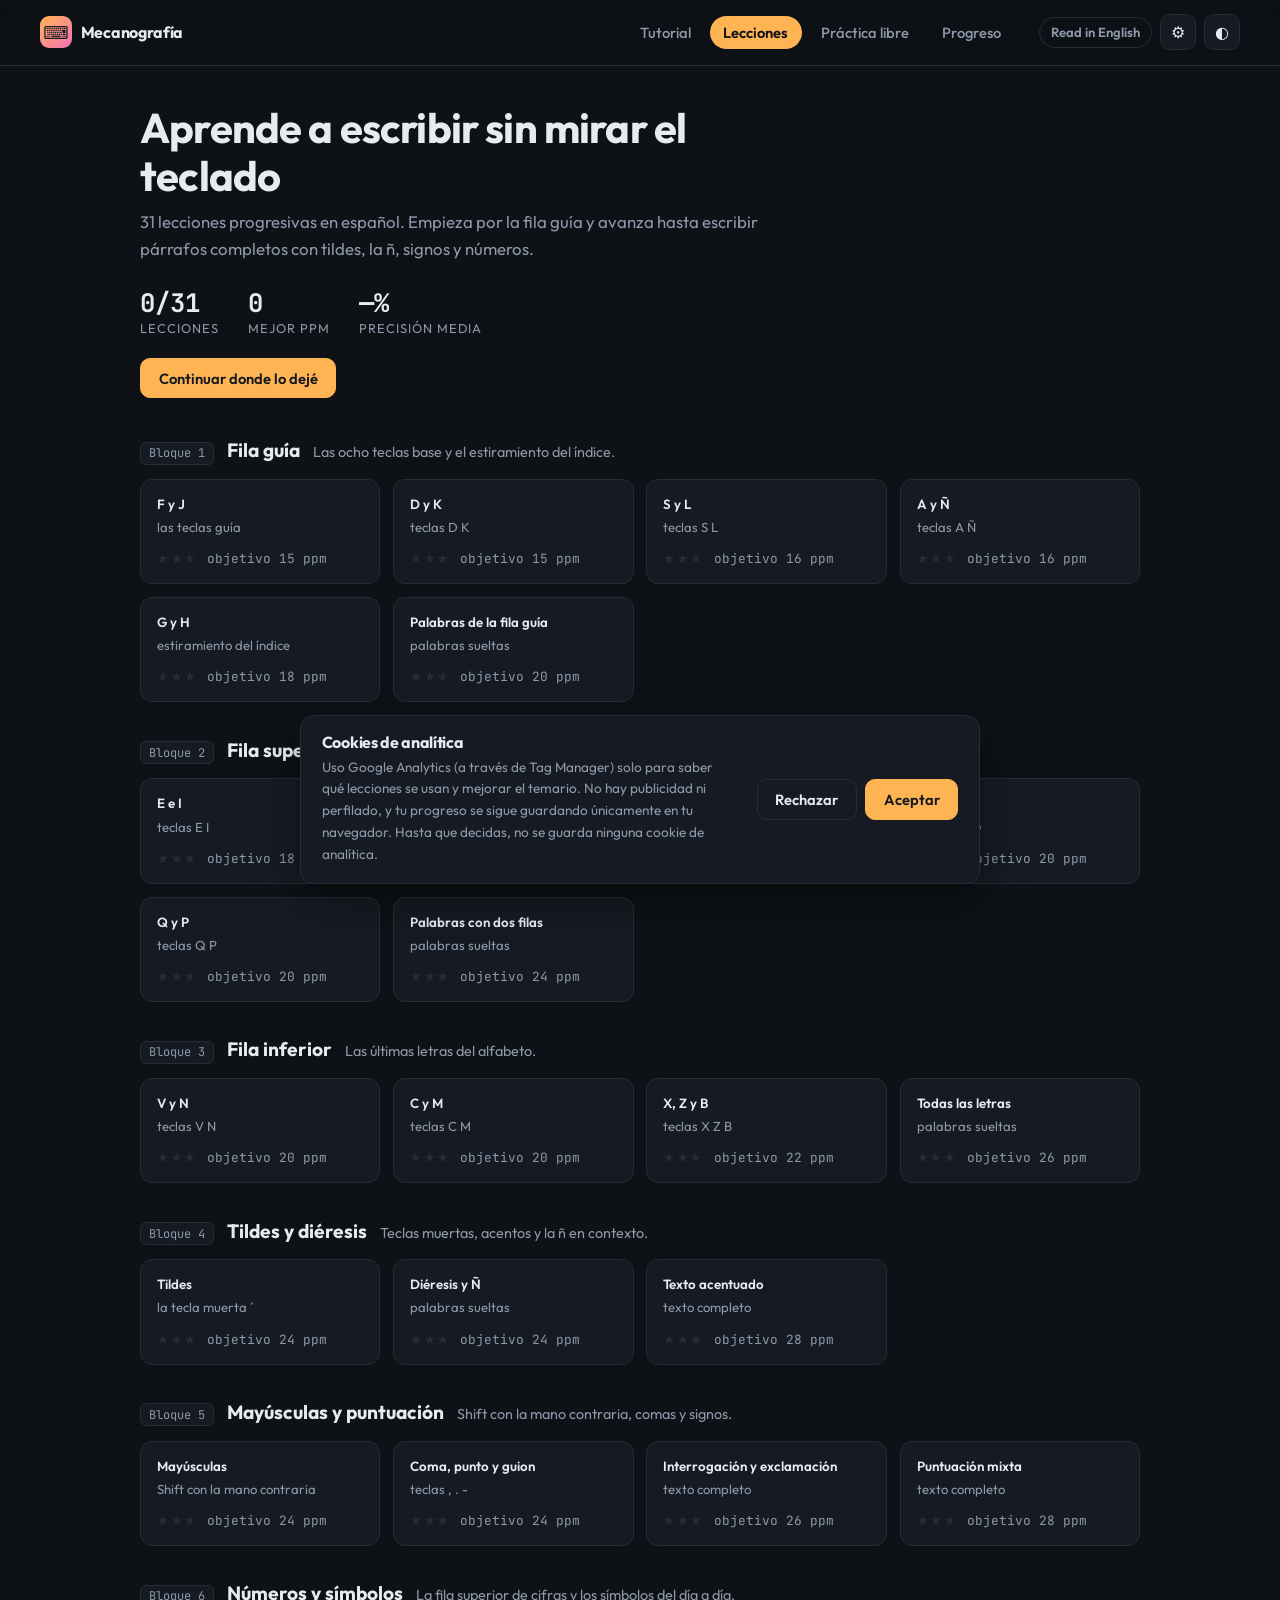
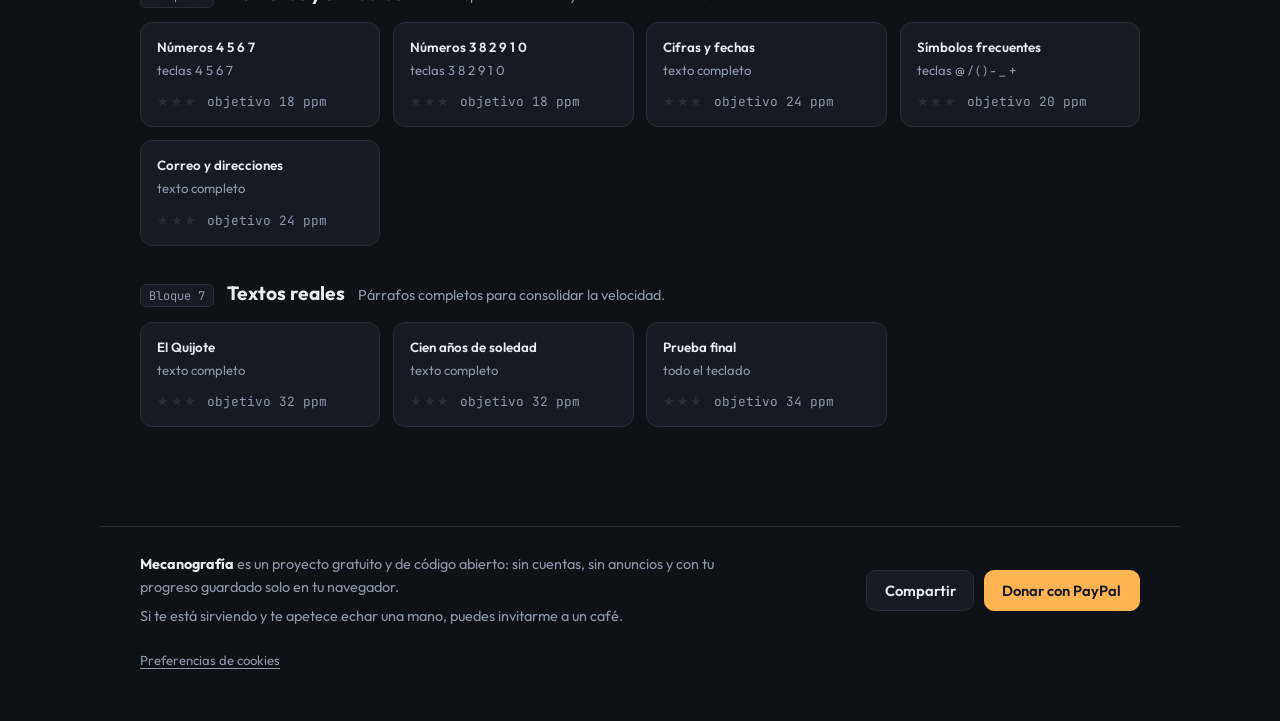
<file: index.html>
<!DOCTYPE html>
<html lang="es">
  <head>
    <meta charset="utf-8" />
    <meta name="viewport" content="width=device-width, initial-scale=1" />
    <!-- Google Consent Mode v2 defaults: nothing is stored until accepted -->
    <script>
      window.dataLayer = window.dataLayer || [];
      function gtag() {
        dataLayer.push(arguments);
      }
      gtag('consent', 'default', {
        ad_storage: 'denied',
        ad_user_data: 'denied',
        ad_personalization: 'denied',
        analytics_storage: 'denied',
        personalization_storage: 'denied',
        functionality_storage: 'granted',
        security_storage: 'granted',
        wait_for_update: 500,
      });
    </script>

    <!-- Google Tag Manager -->
    <script>
      (function (w, d, s, l, i) {
        w[l] = w[l] || [];
        w[l].push({ 'gtm.start': new Date().getTime(), event: 'gtm.js' });
        var f = d.getElementsByTagName(s)[0],
          j = d.createElement(s),
          dl = l != 'dataLayer' ? '&l=' + l : '';
        j.async = true;
        j.src = 'https://www.googletagmanager.com/gtm.js?id=' + i + dl;
        f.parentNode.insertBefore(j, f);
      })(window, document, 'script', 'dataLayer', 'GTM-M7VBLNGF');
    </script>
    <!-- End Google Tag Manager -->
    <!-- i18n:head — generated by tools/build-pages.mjs; edit the copy in js/i18n-copy.js -->
    <title>Mecanografía — aprende a escribir sin mirar</title>
    <meta name="description" content="Curso de mecanografía para teclado español e inglés: tutorial de colocación de dedos, 31 lecciones progresivas por distribución, once tipos de teclado en pantalla y estadísticas de velocidad y precisión." />
    <link rel="canonical" href="https://dibanez.github.io/mecanografia/" />
    <link rel="alternate" hreflang="es" href="https://dibanez.github.io/mecanografia/" />
    <link rel="alternate" hreflang="en" href="https://dibanez.github.io/mecanografia/en/" />
    <link rel="alternate" hreflang="x-default" href="https://dibanez.github.io/mecanografia/" />
    <!-- Link preview. Update SITE in tools/build-pages.mjs if the site moves off GitHub Pages. -->
    <meta property="og:type" content="website" />
    <meta property="og:site_name" content="Mecanografía" />
    <meta property="og:title" content="Mecanografía — aprende a escribir sin mirar" />
    <meta property="og:description" content="Curso gratuito de mecanografía para teclado español e inglés: tutorial de colocación de dedos, 31 lecciones progresivas, teclado en pantalla y estadísticas de velocidad." />
    <meta property="og:url" content="https://dibanez.github.io/mecanografia/" />
    <meta property="og:image" content="https://dibanez.github.io/mecanografia/og.png" />
    <meta property="og:image:width" content="1200" />
    <meta property="og:image:height" content="630" />
    <meta property="og:locale" content="es_ES" />
    <meta property="og:locale:alternate" content="en_GB" />
    <meta name="twitter:card" content="summary_large_image" />
    <!-- /i18n:head -->
    <link rel="icon" href="data:image/svg+xml,<svg xmlns='http://www.w3.org/2000/svg' viewBox='0 0 100 100'><text y='.9em' font-size='90'>⌨️</text></svg>" />
    <link rel="preconnect" href="https://fonts.googleapis.com" />
    <link rel="preconnect" href="https://fonts.gstatic.com" crossorigin />
    <link
      href="https://fonts.googleapis.com/css2?family=Outfit:wght@400;600;700&family=JetBrains+Mono:wght@400;500;700&display=swap"
      rel="stylesheet"
    />
    <link rel="stylesheet" href="css/styles.css" />
  </head>
  <body>
    <!-- Google Tag Manager (noscript) -->
    <noscript
      ><iframe
        src="https://www.googletagmanager.com/ns.html?id=GTM-M7VBLNGF"
        height="0"
        width="0"
        style="display: none; visibility: hidden"
      ></iframe
    ></noscript>
    <!-- End Google Tag Manager (noscript) -->

    <header class="topbar">
      <a class="brand" href="#/lecciones" data-i18n-attr="href:route.lessons">
        <span class="brand__mark">⌨</span>
        <span class="brand__name">Mecanografía</span>
      </a>
      <nav class="nav">
        <a class="nav__link" href="#/tutorial" data-view="tutorial" data-i18n="nav.tutorial" data-i18n-attr="href:route.tutorial">Tutorial</a>
        <a class="nav__link" href="#/lecciones" data-view="lessons" data-i18n="nav.lessons" data-i18n-attr="href:route.lessons">Lecciones</a>
        <a class="nav__link" href="#/libre" data-view="free" data-i18n="nav.free" data-i18n-attr="href:route.free">Práctica libre</a>
        <a class="nav__link" href="#/progreso" data-view="progress" data-i18n="nav.progress" data-i18n-attr="href:route.progress">Progreso</a>
      </nav>
      <div class="topbar__actions">
        <a class="language-offer" id="language-offer" href="./" hidden></a>
        <button
          class="icon-button"
          id="settings-open"
          type="button"
          title="Ajustes"
          aria-label="Ajustes"
          data-i18n-attr="title:topbar.settings, aria-label:topbar.settings"
        >
          <span aria-hidden="true">⚙</span>
        </button>
        <button
          class="icon-button"
          id="theme-toggle"
          type="button"
          title="Cambiar tema"
          aria-label="Cambiar tema"
          data-i18n-attr="title:topbar.theme, aria-label:topbar.theme"
        >
          <span aria-hidden="true">◐</span>
        </button>
      </div>
    </header>

    <main id="main">
      <!-- Tutorial -->
      <section class="view" id="view-tutorial" hidden>
        <div class="hero">
          <h1 data-i18n="tutorial.title">Cómo empezar a mecanografiar</h1>
          <p data-i18n-html="tutorial.intro">Escribir sin mirar es una habilidad motriz: no se entiende, se entrena. Estos ocho pasos son todo lo que necesitas saber antes de la primera lección.</p>
        </div>

        <ol class="steps">
          <li class="step">
            <h2 data-i18n="tutorial.setup.title">Dile qué teclado tienes</h2>
            <p data-i18n-html="tutorial.setup.lead">El teclado en pantalla dibuja la distribución que elijas, no la que tenga puesta tu ordenador. Si no coinciden, te enseñará teclas que no están donde dice. Se configura en el botón <b>⚙</b> de arriba a la derecha y se recuerda en este navegador.</p>
            <ul class="checklist checklist--plain">
              <li data-i18n-html="tutorial.setup.layout"><b>Distribución</b>: qué carácter da cada tecla. Tiene que ser la que tengas en el sistema operativo, que no siempre es la que viene serigrafiada. Para salir de dudas, pulsa la tecla a la derecha de la <kbd>L</kbd>: si sale <kbd>ñ</kbd>, es la española.</li>
              <li data-i18n-html="tutorial.setup.form"><b>Tipo de teclado</b>: solo cambia el dibujo — completo, portátil, Mac, partido, ortolineal… Elige el que se parezca al tuyo. En los partidos por columnas y en los Mac cambia además qué dedo se ocupa de cada tecla.</li>
              <li data-i18n-html="tutorial.setup.language"><b>Idioma</b>: el de los textos de la página, independiente del teclado. Puedes practicar el teclado español con la web en inglés. Cada idioma tiene su propia dirección, así que el enlace que compartas abre en el idioma en el que estabas.</li>
            </ul>
            <p class="step__note" data-i18n-html="tutorial.setup.course">Las lecciones salen de las dos cosas, y en este orden: primero de lo que tu teclado puede escribir y después del idioma de la página. En un teclado español caben los dos temarios, así que manda el idioma; en uno inglés sale siempre el temario inglés, porque el español está lleno de ñ y tildes que ese teclado no tiene.</p>
            <div class="setup-now">
              <p class="setup-now__state" id="tutorial-settings-state"></p>
              <button class="button" id="tutorial-settings" type="button" data-i18n="tutorial.setup.open">Abrir los ajustes</button>
            </div>
          </li>

          <li class="step">
            <h2 data-i18n="tutorial.step1.title">Prepara el sitio</h2>
            <p data-i18n="tutorial.step1.lead">La postura evita lesiones y, de paso, quita errores.</p>
            <ul class="checklist">
              <li data-i18n-html="tutorial.step1.item1">Espalda apoyada en el respaldo y pies planos en el suelo.</li>
              <li data-i18n-html="tutorial.step1.item2">Codos pegados al cuerpo, formando unos 90°.</li>
              <li data-i18n-html="tutorial.step1.item3">Muñecas <b>en el aire</b>, rectas: se mueven los dedos, no los brazos.</li>
              <li data-i18n-html="tutorial.step1.item4">La parte de arriba de la pantalla, a la altura de los ojos y a un brazo de distancia.</li>
              <li data-i18n-html="tutorial.step1.item5">Teclado plano o con poca inclinación, centrado con la barra espaciadora frente a ti.</li>
            </ul>
          </li>

          <li class="step">
            <h2 data-i18n="tutorial.step2.title">Coloca las manos en la fila guía</h2>
            <p data-i18n="tutorial.step2.lead">La fila guía es la posición de reposo: los ocho dedos que no son pulgares descansan siempre ahí y vuelven ahí después de cada pulsación.</p>
            <div class="homerow">
              <div class="homerow__hand">
                <span class="homerow__label" data-i18n="tutorial.step2.left">Mano izquierda</span>
                <span class="homerow__keys" id="tutorial-home-left"></span>
              </div>
              <div class="homerow__hand">
                <span class="homerow__label" data-i18n="tutorial.step2.right">Mano derecha</span>
                <span class="homerow__keys" id="tutorial-home-right"></span>
              </div>
            </div>
            <p data-i18n-html="tutorial.step2.bumps">Busca los dos <b>relieves</b> de las teclas <kbd>F</kbd> y <kbd>J</kbd>: son la señal táctil que te permite recolocar las manos sin mirar. Apoya los índices ahí, deja caer el resto de dedos y los pulgares sobre la barra espaciadora.</p>
          </li>

          <li class="step">
            <h2 data-i18n="tutorial.step3.title">Cada dedo tiene su territorio</h2>
            <p data-i18n="tutorial.step3.lead">Cada tecla se pulsa siempre con el mismo dedo, y ese dedo vuelve a su tecla guía. Pasa el ratón (o toca) sobre un dedo para ver de qué teclas se ocupa.</p>
            <div class="fingers-legend" id="tutorial-fingers"></div>
            <div class="tutorial__guide">
              <div class="hands" id="tutorial-hands"></div>
              <div class="keyboard" id="tutorial-keyboard" aria-hidden="true"></div>
            </div>
            <p class="step__note" data-i18n-html="tutorial.step3.note">Las teclas de la fila guía llevan una raya debajo. Los índices son los únicos dedos que se estiran a dos columnas: <kbd>G</kbd> y <kbd>H</kbd> son suyas.</p>
          </li>

          <li class="step">
            <h2 data-i18n="tutorial.step4.title">Los pulgares solo hacen el espacio</h2>
            <p data-i18n-html="tutorial.step4.body">Nada más. Lo habitual es usar siempre el mismo pulgar (el de tu mano dominante) y dejar el otro apoyado. El espacio es la tecla más frecuente del texto: si la das con un dedo cualquiera, pierdes la posición de las manos en cada palabra.</p>
          </li>

          <li class="step">
            <h2 data-i18n="tutorial.step5.title">Mayúsculas: Shift con la mano contraria</h2>
            <p data-i18n-html="tutorial.step5.body">Para una letra de la mano izquierda, mantén <kbd>⇧</kbd> con el meñique <b>derecho</b>, y al revés. Nunca con la misma mano que pulsa la letra: te obliga a torcer la muñeca y a perder la fila guía. <kbd>Bloq Mayús</kbd> no se usa para escribir texto.</p>
            <p class="step__note" data-i18n-html="tutorial.step5.note">En el teclado en pantalla verás iluminarse a la vez la letra y el Shift que toca.</p>
          </li>

          <li class="step">
            <h2 data-i18n="tutorial.step6.title">Cómo practicar</h2>
            <ul class="checklist">
              <li data-i18n-html="tutorial.step6.item1"><b>No mires las manos.</b> Si hace falta, tápalas con un paño los primeros días.</li>
              <li data-i18n-html="tutorial.step6.item2"><b>Precisión antes que velocidad.</b> La velocidad llega sola; los errores aprendidos, no se van solos.</li>
              <li data-i18n-html="tutorial.step6.item3"><b>Ritmo constante.</b> Mejor lento y regular que a ráfagas: el oído te avisa cuando el ritmo se rompe.</li>
              <li data-i18n-html="tutorial.step6.item4"><b>10-15 minutos al día.</b> Todos los días vale mucho más que dos horas el domingo.</li>
              <li data-i18n-html="tutorial.step6.item5"><b>Vuelve siempre a la fila guía</b> después de cada pulsación, aunque tardes más.</li>
              <li data-i18n-html="tutorial.step6.item6"><b>Repite la lección</b> hasta las tres estrellas antes de pasar a la siguiente.</li>
            </ul>
          </li>

          <li class="step">
            <h2 data-i18n="tutorial.step7.title">Errores frecuentes</h2>
            <ul class="checklist checklist--warn">
              <li data-i18n-html="tutorial.step7.item1">Mirar el teclado en pantalla en vez del texto: úsalo solo cuando te pierdas.</li>
              <li data-i18n-html="tutorial.step7.item2">Correr antes de dominar la lección: por debajo del 95 % de precisión, frena.</li>
              <li data-i18n-html="tutorial.step7.item3">Golpear las teclas con fuerza; basta con rozarlas.</li>
              <li data-i18n-html="tutorial.step7.item4">Apoyar las muñecas mientras escribes.</li>
              <li data-i18n-html="tutorial.step7.item5">Usar siempre el mismo Shift, o esquivar el meñique con el dedo de al lado.</li>
              <li data-i18n-html="tutorial.step7.item6">Mirar el teclado «solo para los números»: también entran en el temario.</li>
            </ul>
          </li>
        </ol>

        <div class="panel">
          <h3 data-i18n="tutorial.speed.title">Qué velocidad esperar</h3>
          <p data-i18n="tutorial.speed.lead">Las ppm son palabras por minuto, contando cinco pulsaciones por palabra. Escribir a mano son unas 20 ppm; escribir mirando el teclado con dos dedos, entre 25 y 30.</p>
          <div class="table-wrap">
            <table class="table">
              <thead>
                <tr>
                  <th data-i18n="tutorial.speed.col1">ppm</th>
                  <th data-i18n="tutorial.speed.col2">Nivel</th>
                </tr>
              </thead>
              <tbody>
                <tr><td>15-25</td><td data-i18n="tutorial.speed.row1">Ya escribes sin mirar. El objetivo de los primeros bloques.</td></tr>
                <tr><td>30-40</td><td data-i18n="tutorial.speed.row2">Soltura: escribes casi al ritmo en que piensas la frase.</td></tr>
                <tr><td>50-60</td><td data-i18n="tutorial.speed.row3">Buen nivel profesional.</td></tr>
                <tr><td>70+</td><td data-i18n="tutorial.speed.row4">Rápido: a partir de aquí manda la precisión, no los dedos.</td></tr>
              </tbody>
            </table>
          </div>
          <div class="panel__actions">
            <button class="button button--primary" id="tutorial-start" type="button"></button>
          </div>
        </div>
      </section>

      <!-- Lessons -->
      <section class="view" id="view-lessons" hidden>
        <div class="hero">
          <h1 data-i18n="lessons.title">Aprende a escribir sin mirar el teclado</h1>
          <p id="hero-lead"></p>
          <div class="hero__stats" id="hero-stats"></div>
          <button class="button button--primary" id="continue-button" type="button" data-i18n="lessons.continue">Continuar donde lo dejé</button>
        </div>
        <div id="blocks"></div>
      </section>

      <!-- Practice -->
      <section class="view view--practice" id="view-practice" hidden>
        <div class="practice__head">
          <div>
            <a class="back-link" href="#/lecciones" data-i18n="practice.back" data-i18n-attr="href:route.lessons">← Lecciones</a>
            <h2 id="practice-title">Lección</h2>
            <p class="practice__subtitle" id="practice-subtitle"></p>
          </div>
          <div class="practice__controls">
            <button class="button" id="restart-button" type="button">
              <span data-i18n="practice.restart">Reiniciar</span> <kbd>Esc</kbd>
            </button>
            <button class="button" id="next-button" type="button" hidden data-i18n="practice.next">Siguiente lección →</button>
          </div>
        </div>

        <div class="metrics">
          <div class="metric"><span class="metric__value" id="metric-wpm">0</span><span class="metric__label" data-i18n="metric.wpm">ppm</span></div>
          <div class="metric"><span class="metric__value" id="metric-accuracy">100%</span><span class="metric__label" data-i18n="metric.accuracy">precisión</span></div>
          <div class="metric"><span class="metric__value" id="metric-errors">0</span><span class="metric__label" data-i18n="metric.errors">errores</span></div>
          <div class="metric"><span class="metric__value" id="metric-time">0:00</span><span class="metric__label" data-i18n="metric.time">tiempo</span></div>
        </div>
        <div class="progressbar"><div class="progressbar__fill" id="progress-fill"></div></div>

        <div
          class="typing"
          id="typing"
          tabindex="0"
          role="textbox"
          aria-label="Área de escritura"
          data-i18n-attr="aria-label:practice.area"
        >
          <div class="typing__text" id="typing-text"></div>
          <div class="typing__hint" id="typing-hint" data-i18n="practice.hint">Empieza a escribir para arrancar el cronómetro</div>
        </div>

        <div class="layout-warning" id="layout-warning" role="status" hidden>
          <p class="layout-warning__text" id="layout-warning-text"></p>
          <button class="button" id="layout-warning-action" type="button"></button>
        </div>

        <div class="guide">
          <div class="hands" id="hands"></div>
          <div class="keyboard" id="keyboard" aria-hidden="true"></div>
        </div>
      </section>

      <!-- Free practice -->
      <section class="view" id="view-free" hidden>
        <div class="panel">
          <h2 data-i18n="free.title">Práctica libre</h2>
          <p data-i18n="free.lead">Pega el texto que quieras practicar y pulsa empezar.</p>
          <textarea
            id="free-text"
            rows="6"
            placeholder="Escribe o pega aquí tu texto…"
            data-i18n-attr="placeholder:free.placeholder"
          ></textarea>
          <p class="field__hint field__hint--warn" id="free-warning" hidden></p>
          <div class="panel__actions">
            <button class="button button--primary" id="free-start" type="button" data-i18n="free.start">Empezar</button>
            <button class="button" id="free-sample" type="button" data-i18n="free.sample">Texto de ejemplo</button>
          </div>
        </div>
      </section>

      <!-- Progress -->
      <section class="view" id="view-progress" hidden>
        <div class="view__head">
          <h2 data-i18n="progress.title">Tu progreso</h2>
          <button class="button" id="share-progress" type="button" data-i18n="progress.share">Compartir mi progreso</button>
        </div>
        <div class="metrics metrics--wide" id="progress-summary"></div>
        <div class="panel">
          <h3 data-i18n="progress.chart">Velocidad por sesión</h3>
          <div class="chart" id="progress-chart"></div>
        </div>
        <div class="panel">
          <h3 data-i18n="progress.weak">Teclas que más se te resisten</h3>
          <div class="chips" id="weak-keys"></div>
        </div>
        <div class="panel">
          <h3 data-i18n="progress.history">Historial</h3>
          <div class="table-wrap"><table class="table" id="history-table"></table></div>
          <div class="panel__actions">
            <button class="button button--danger" id="clear-progress" type="button" data-i18n="progress.clear">Borrar progreso</button>
          </div>
        </div>
      </section>
    </main>

    <footer class="footer">
      <div class="footer__text">
        <p data-i18n-html="footer.pitch"><b>Mecanografía</b> es un proyecto gratuito y de código abierto: sin cuentas, sin anuncios y con tu progreso guardado solo en tu navegador.</p>
        <p data-i18n="footer.donateLead">Si te está sirviendo y te apetece echar una mano, puedes invitarme a un café.</p>
      </div>
      <div class="footer__actions">
        <button class="button" id="share-project" type="button" data-i18n="footer.share">Compartir</button>
        <a
          class="button button--primary footer__donate"
          href="https://paypal.me/dibanez1979"
          target="_blank"
          rel="noopener noreferrer"
          data-i18n="footer.donate"
          >Donar con PayPal</a>
      </div>
      <p class="footer__legal">
        <button class="link-button" id="consent-settings" type="button" data-i18n="footer.consent">Preferencias de cookies</button>
      </p>
    </footer>

    <!-- Cookie banner -->
    <section
      class="consent"
      id="consent-banner"
      role="dialog"
      aria-label="Aviso de cookies"
      data-i18n-attr="aria-label:consent.label"
      hidden
    >
      <div class="consent__text">
        <h2 data-i18n="consent.title">Cookies de analítica</h2>
        <p data-i18n="consent.body">Uso Google Analytics (a través de Tag Manager) solo para saber qué lecciones se usan y mejorar el temario. No hay publicidad ni perfilado, y tu progreso se sigue guardando únicamente en tu navegador. Hasta que decidas, no se guarda ninguna cookie de analítica.</p>
      </div>
      <div class="consent__actions">
        <button class="button" type="button" data-consent="denied" data-i18n="consent.deny">Rechazar</button>
        <button class="button button--primary" type="button" data-consent="granted" data-i18n="consent.accept">Aceptar</button>
      </div>
    </section>

    <!-- Welcome tour: shown once, the first time someone opens the site -->
    <dialog class="welcome" id="welcome-dialog">
      <p class="welcome__step-count" id="welcome-count"></p>
      <div class="welcome__dots" id="welcome-dots" aria-hidden="true"></div>

      <div class="welcome__body">
        <div class="welcome__step" data-step="1">
          <h2 data-i18n="welcome.hello.title">Bienvenido a Mecanografía</h2>
          <p data-i18n="welcome.hello.body">Aquí se aprende a escribir sin mirar el teclado: un tutorial que explica cómo se coloca cada dedo y 31 lecciones que van de la fila guía a los textos reales.</p>
          <ul class="checklist checklist--plain">
            <li data-i18n-html="welcome.hello.item1"><b>Sin cuentas y sin anuncios</b>: tu progreso se guarda solo en este navegador.</li>
            <li data-i18n-html="welcome.hello.item2"><b>Diez o quince minutos al día</b> valen más que dos horas el domingo.</li>
            <li data-i18n-html="welcome.hello.item3"><b>Tres estrellas por lección</b>, que se sacan con precisión y no con velocidad.</li>
          </ul>
        </div>

        <div class="welcome__step" data-step="2" hidden>
          <h2 data-i18n="welcome.keyboard.title">Primero, dime qué teclado tienes</h2>
          <p data-i18n="welcome.keyboard.body">El teclado en pantalla dibuja la distribución que elijas, no la que tenga puesta tu ordenador. Si no coinciden, te enseñará teclas que no están donde dice.</p>
          <label class="field">
            <span class="field__label" data-i18n="settings.layout">Distribución del teclado</span>
            <select class="select" id="welcome-layout"></select>
          </label>
          <label class="field">
            <span class="field__label" data-i18n="settings.form">Tipo de teclado</span>
            <select class="select" id="welcome-form"></select>
          </label>
          <div class="detect">
            <button class="button" id="detect-start" type="button" data-i18n="detect.start">Averiguarlo pulsando teclas</button>
            <p class="detect__status" id="detect-status" hidden></p>
          </div>
          <div class="welcome__preview"><div class="keyboard" id="welcome-keyboard" aria-hidden="true"></div></div>
          <p class="step__note" data-i18n-html="welcome.keyboard.note">Tiene que ser la distribución que tengas puesta en el sistema operativo, que no siempre es la que viene serigrafiada en las teclas. Todo esto se cambia cuando quieras en el botón <b>⚙</b> de arriba.</p>
        </div>

        <div class="welcome__step" data-step="3" hidden>
          <h2 data-i18n="welcome.tutorial.title">Empieza por el tutorial</h2>
          <p data-i18n="welcome.tutorial.body">Son ocho pasos que se leen en tres minutos y cuentan lo que ninguna lección enseña por su cuenta:</p>
          <ul class="checklist">
            <li data-i18n-html="welcome.tutorial.item1"><b>La postura</b>: silla, codos, muñecas y altura de la pantalla.</li>
            <li data-i18n-html="welcome.tutorial.item2"><b>La fila guía</b>: dónde descansan las manos y cómo volver a ellas sin mirar, buscando los relieves de la <kbd>F</kbd> y la <kbd>J</kbd>.</li>
            <li data-i18n-html="welcome.tutorial.item3"><b>El territorio de cada dedo</b>, sobre tu teclado coloreado y con la guía de manos.</li>
            <li data-i18n-html="welcome.tutorial.item4"><b>Las mayúsculas con la mano contraria</b> y el pulgar dedicado al espacio.</li>
            <li data-i18n-html="welcome.tutorial.item5"><b>Cómo practicar</b> y los errores que más se repiten al empezar.</li>
          </ul>
          <p class="step__note" data-i18n-html="welcome.tutorial.note">Si prefieres teclear ya, ve a las lecciones: el tutorial no se va de la barra de arriba.</p>
        </div>
      </div>

      <div class="welcome__actions">
        <button class="link-button" id="welcome-skip" type="button" data-i18n="welcome.skip">Ir a las lecciones</button>
        <button class="button" id="welcome-back" type="button" data-i18n="welcome.back" hidden>Atrás</button>
        <button class="button button--primary" id="welcome-next" type="button" autofocus data-i18n="welcome.next">Siguiente</button>
      </div>
    </dialog>

    <!-- Settings: interface language, layout and physical keyboard shape -->
    <dialog class="settings" id="settings-dialog">
      <h2 data-i18n="settings.title">Ajustes</h2>

      <label class="field">
        <span class="field__label" data-i18n="settings.language">Idioma de la interfaz</span>
        <select class="select" id="setting-language"></select>
      </label>

      <label class="field">
        <span class="field__label" data-i18n="settings.layout">Distribución del teclado</span>
        <select class="select" id="setting-layout"></select>
      </label>
      <p class="field__hint" data-i18n="settings.layoutHint">La distribución decide qué carácter da cada tecla y con ella el temario: teclado español o inglés.</p>
      <p class="field__hint field__hint--warn" id="setting-apple-note" hidden></p>
      <div class="detect">
        <button class="button" id="settings-detect-start" type="button" data-i18n="detect.start">Averiguarlo pulsando teclas</button>
        <p class="detect__status" id="settings-detect-status" hidden></p>
      </div>

      <label class="field">
        <span class="field__label" data-i18n="settings.form">Tipo de teclado</span>
        <select class="select" id="setting-form"></select>
      </label>
      <p class="field__hint" id="setting-form-note"></p>
      <p class="field__hint field__hint--warn" id="setting-layer-note" hidden data-i18n="settings.layerNote">En este teclado los números y algunos signos viven en una capa. Cuando haga falta uno, se ilumina la tecla de capa.</p>

      <div class="settings__preview"><div class="keyboard" id="settings-keyboard" aria-hidden="true"></div></div>

      <fieldset class="settings__group">
        <legend data-i18n="settings.display">Durante la práctica</legend>
        <label class="check">
          <input type="checkbox" id="setting-keyboard" />
          <span data-i18n="settings.showKeyboard">Mostrar el teclado en pantalla</span>
        </label>
        <label class="check">
          <input type="checkbox" id="setting-hands" />
          <span data-i18n="settings.showHands">Mostrar la guía de manos</span>
        </label>
      </fieldset>

      <div class="settings__actions">
        <button class="button button--primary" id="settings-close" type="button" data-i18n="settings.close">Cerrar</button>
      </div>
    </dialog>

    <!-- Share dialog (fallback when the browser has no native share sheet) -->
    <dialog class="share" id="share-dialog">
      <h2 id="share-title" data-i18n="share.title">Compartir</h2>
      <p class="share__preview" id="share-preview"></p>
      <div class="share__targets" id="share-targets"></div>
      <div class="share__actions">
        <button class="button" id="share-copy" type="button" data-i18n="share.copy">Copiar texto y enlace</button>
        <button class="button" id="share-close" type="button" data-i18n="share.close">Cerrar</button>
      </div>
    </dialog>

    <!-- Result dialog -->
    <dialog class="result" id="result-dialog">
      <h2 id="result-title" data-i18n="result.title">¡Lección completada!</h2>
      <div class="result__stars" id="result-stars"></div>
      <div class="metrics">
        <div class="metric"><span class="metric__value" id="result-wpm">0</span><span class="metric__label" data-i18n="metric.wpm">ppm</span></div>
        <div class="metric"><span class="metric__value" id="result-accuracy">0%</span><span class="metric__label" data-i18n="metric.accuracy">precisión</span></div>
        <div class="metric"><span class="metric__value" id="result-errors">0</span><span class="metric__label" data-i18n="metric.errors">errores</span></div>
        <div class="metric"><span class="metric__value" id="result-time">0:00</span><span class="metric__label" data-i18n="metric.time">tiempo</span></div>
      </div>
      <p class="result__note" id="result-note"></p>
      <div class="result__actions">
        <button class="button" id="result-share" type="button" data-i18n="share.title">Compartir</button>
        <button class="button" id="result-repeat" type="button" data-i18n="result.repeat">Repetir</button>
        <button class="button button--primary" id="result-next" type="button" data-i18n="result.next">Siguiente lección</button>
      </div>
    </dialog>

    <script type="module" src="js/consent.js"></script>
    <script type="module" src="js/app.js"></script>
  </body>
</html>
</file>
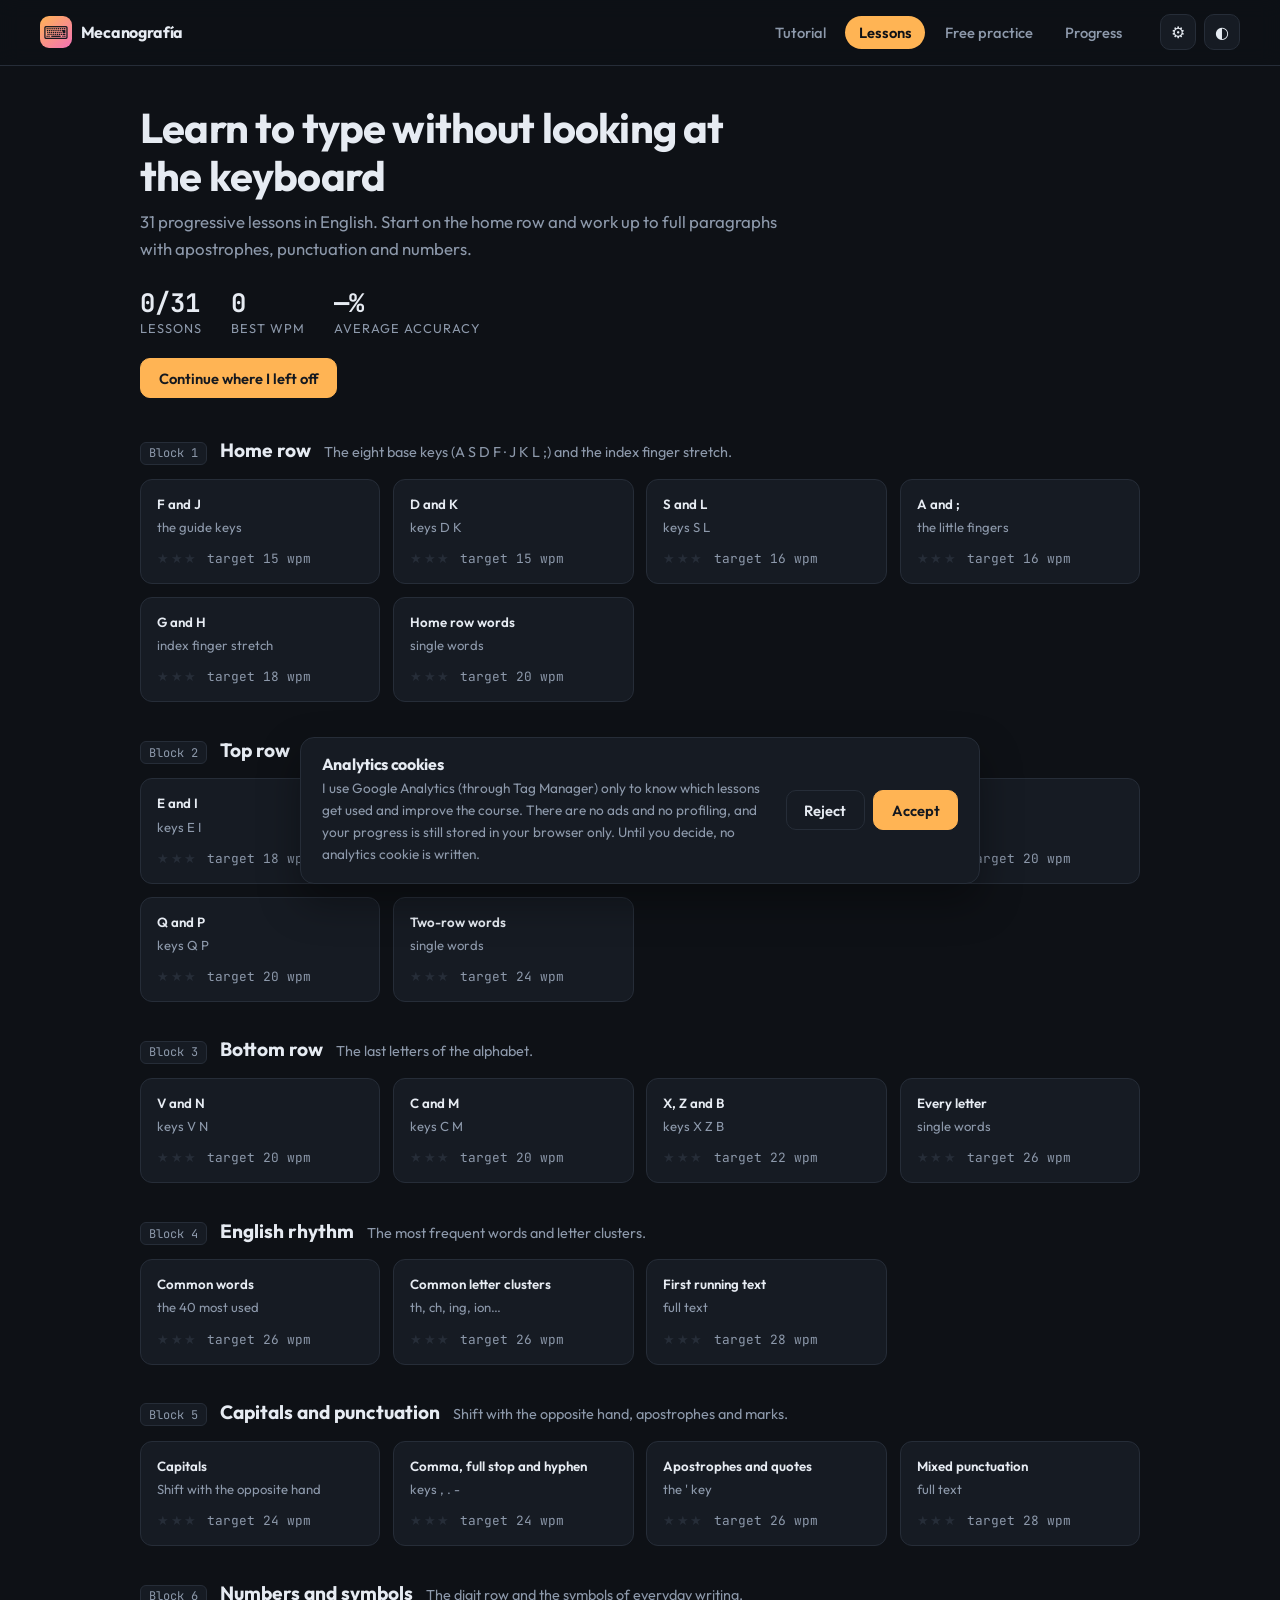
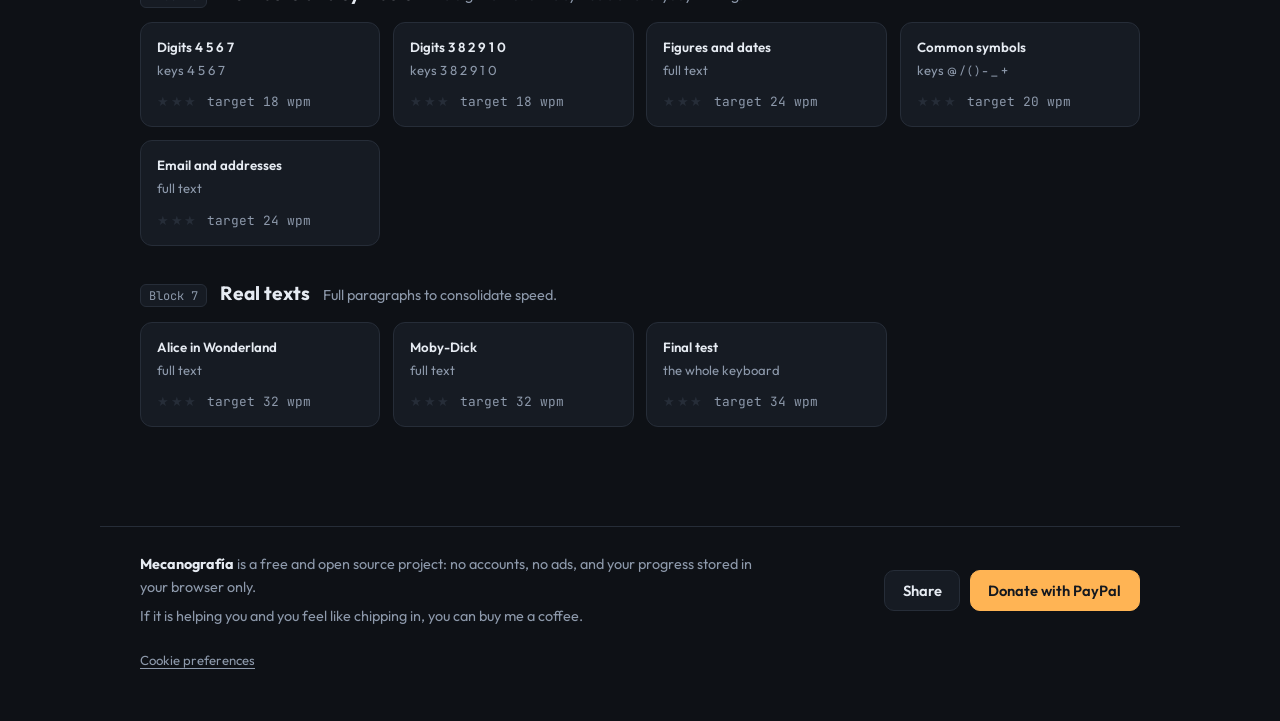
<file: en/index.html>
<!DOCTYPE html>
<html lang="en">
  <head>
    <meta charset="utf-8" />
    <meta name="viewport" content="width=device-width, initial-scale=1" />
    <!-- Google Consent Mode v2 defaults: nothing is stored until accepted -->
    <script>
      window.dataLayer = window.dataLayer || [];
      function gtag() {
        dataLayer.push(arguments);
      }
      gtag('consent', 'default', {
        ad_storage: 'denied',
        ad_user_data: 'denied',
        ad_personalization: 'denied',
        analytics_storage: 'denied',
        personalization_storage: 'denied',
        functionality_storage: 'granted',
        security_storage: 'granted',
        wait_for_update: 500,
      });
    </script>

    <!-- Google Tag Manager -->
    <script>
      (function (w, d, s, l, i) {
        w[l] = w[l] || [];
        w[l].push({ 'gtm.start': new Date().getTime(), event: 'gtm.js' });
        var f = d.getElementsByTagName(s)[0],
          j = d.createElement(s),
          dl = l != 'dataLayer' ? '&l=' + l : '';
        j.async = true;
        j.src = 'https://www.googletagmanager.com/gtm.js?id=' + i + dl;
        f.parentNode.insertBefore(j, f);
      })(window, document, 'script', 'dataLayer', 'GTM-M7VBLNGF');
    </script>
    <!-- End Google Tag Manager -->
    <!-- i18n:head — generated by tools/build-pages.mjs; edit the copy in js/i18n-copy.js -->
    <title>Mecanografía — learn to type without looking</title>
    <meta name="description" content="Touch typing course for the Spanish and English keyboard: finger placement tutorial, 31 progressive lessons per layout, eleven on-screen keyboard types and speed and accuracy statistics." />
    <link rel="canonical" href="https://dibanez.github.io/mecanografia/en/" />
    <link rel="alternate" hreflang="es" href="https://dibanez.github.io/mecanografia/" />
    <link rel="alternate" hreflang="en" href="https://dibanez.github.io/mecanografia/en/" />
    <link rel="alternate" hreflang="x-default" href="https://dibanez.github.io/mecanografia/" />
    <!-- Link preview. Update SITE in tools/build-pages.mjs if the site moves off GitHub Pages. -->
    <meta property="og:type" content="website" />
    <meta property="og:site_name" content="Mecanografía" />
    <meta property="og:title" content="Mecanografía — learn to type without looking" />
    <meta property="og:description" content="Free touch typing course for the Spanish and English keyboard: finger placement tutorial, 31 progressive lessons, on-screen keyboard and speed statistics." />
    <meta property="og:url" content="https://dibanez.github.io/mecanografia/en/" />
    <meta property="og:image" content="https://dibanez.github.io/mecanografia/en/og.png" />
    <meta property="og:image:width" content="1200" />
    <meta property="og:image:height" content="630" />
    <meta property="og:locale" content="en_GB" />
    <meta property="og:locale:alternate" content="es_ES" />
    <meta name="twitter:card" content="summary_large_image" />
    <!-- /i18n:head -->
    <link rel="icon" href="data:image/svg+xml,<svg xmlns='http://www.w3.org/2000/svg' viewBox='0 0 100 100'><text y='.9em' font-size='90'>⌨️</text></svg>" />
    <link rel="preconnect" href="https://fonts.googleapis.com" />
    <link rel="preconnect" href="https://fonts.gstatic.com" crossorigin />
    <link
      href="https://fonts.googleapis.com/css2?family=Outfit:wght@400;600;700&family=JetBrains+Mono:wght@400;500;700&display=swap"
      rel="stylesheet"
    />
    <link rel="stylesheet" href="../css/styles.css" />
  </head>
  <body>
    <!-- Google Tag Manager (noscript) -->
    <noscript
      ><iframe
        src="https://www.googletagmanager.com/ns.html?id=GTM-M7VBLNGF"
        height="0"
        width="0"
        style="display: none; visibility: hidden"
      ></iframe
    ></noscript>
    <!-- End Google Tag Manager (noscript) -->

    <header class="topbar">
      <a class="brand" href="#/lessons" data-i18n-attr="href:route.lessons">
        <span class="brand__mark">⌨</span>
        <span class="brand__name">Mecanografía</span>
      </a>
      <nav class="nav">
        <a class="nav__link" href="#/tutorial" data-view="tutorial" data-i18n="nav.tutorial" data-i18n-attr="href:route.tutorial">Tutorial</a>
        <a class="nav__link" href="#/lessons" data-view="lessons" data-i18n="nav.lessons" data-i18n-attr="href:route.lessons">Lessons</a>
        <a class="nav__link" href="#/free" data-view="free" data-i18n="nav.free" data-i18n-attr="href:route.free">Free practice</a>
        <a class="nav__link" href="#/progress" data-view="progress" data-i18n="nav.progress" data-i18n-attr="href:route.progress">Progress</a>
      </nav>
      <div class="topbar__actions">
        <a class="language-offer" id="language-offer" href="./" hidden></a>
        <button
          class="icon-button"
          id="settings-open"
          type="button"
          title="Settings"
          aria-label="Settings"
          data-i18n-attr="title:topbar.settings, aria-label:topbar.settings"
        >
          <span aria-hidden="true">⚙</span>
        </button>
        <button
          class="icon-button"
          id="theme-toggle"
          type="button"
          title="Switch theme"
          aria-label="Switch theme"
          data-i18n-attr="title:topbar.theme, aria-label:topbar.theme"
        >
          <span aria-hidden="true">◐</span>
        </button>
      </div>
    </header>

    <main id="main">
      <!-- Tutorial -->
      <section class="view" id="view-tutorial" hidden>
        <div class="hero">
          <h1 data-i18n="tutorial.title">How to start touch typing</h1>
          <p data-i18n-html="tutorial.intro">Typing without looking is a motor skill: you do not understand it, you train it. These eight steps are everything you need to know before the first lesson.</p>
        </div>

        <ol class="steps">
          <li class="step">
            <h2 data-i18n="tutorial.setup.title">Tell it which keyboard you have</h2>
            <p data-i18n-html="tutorial.setup.lead">The on-screen keyboard draws the layout you pick, not the one your computer is set to. If they disagree, it will teach you keys that are somewhere else. You set it in the <b>⚙</b> button at the top right, and it is remembered in this browser.</p>
            <ul class="checklist checklist--plain">
              <li data-i18n-html="tutorial.setup.layout"><b>Layout</b>: which character each key types. It has to be the one your operating system is set to, which is not always the one printed on the keys. To settle it, press the key to the right of <kbd>L</kbd>: if you get <kbd>ñ</kbd>, it is the Spanish one.</li>
              <li data-i18n-html="tutorial.setup.form"><b>Keyboard type</b>: only changes the drawing — full size, laptop, Mac, split, ortholinear… Pick the one that looks like yours. On columnar split and Apple boards it also changes which finger owns each key.</li>
              <li data-i18n-html="tutorial.setup.language"><b>Language</b>: the one the page is written in, independent from the keyboard. You can practise the Spanish keyboard with the site in English. Each language has an address of its own, so a link you share opens in the language you were using.</li>
            </ul>
            <p class="step__note" data-i18n-html="tutorial.setup.course">The lessons come from both, in this order: first from what your keyboard can type, then from the language of the page. A Spanish keyboard fits both courses, so the language decides; an English one always gets the English course, because the Spanish one is full of ñ and accents that keyboard does not have.</p>
            <div class="setup-now">
              <p class="setup-now__state" id="tutorial-settings-state"></p>
              <button class="button" id="tutorial-settings" type="button" data-i18n="tutorial.setup.open">Open the settings</button>
            </div>
          </li>

          <li class="step">
            <h2 data-i18n="tutorial.step1.title">Set up your desk</h2>
            <p data-i18n="tutorial.step1.lead">Good posture prevents injuries and, along the way, removes mistakes.</p>
            <ul class="checklist">
              <li data-i18n-html="tutorial.step1.item1">Back against the chair and feet flat on the floor.</li>
              <li data-i18n-html="tutorial.step1.item2">Elbows close to your body, at roughly 90°.</li>
              <li data-i18n-html="tutorial.step1.item3">Wrists <b>in the air</b> and straight: the fingers move, not the arms.</li>
              <li data-i18n-html="tutorial.step1.item4">Top of the screen at eye level, about an arm away.</li>
              <li data-i18n-html="tutorial.step1.item5">Keyboard flat or barely tilted, centred with the space bar in front of you.</li>
            </ul>
          </li>

          <li class="step">
            <h2 data-i18n="tutorial.step2.title">Put your hands on the home row</h2>
            <p data-i18n="tutorial.step2.lead">The home row is the resting position: the eight non-thumb fingers always sit there and come back to it after every keystroke.</p>
            <div class="homerow">
              <div class="homerow__hand">
                <span class="homerow__label" data-i18n="tutorial.step2.left">Left hand</span>
                <span class="homerow__keys" id="tutorial-home-left"></span>
              </div>
              <div class="homerow__hand">
                <span class="homerow__label" data-i18n="tutorial.step2.right">Right hand</span>
                <span class="homerow__keys" id="tutorial-home-right"></span>
              </div>
            </div>
            <p data-i18n-html="tutorial.step2.bumps">Find the two <b>bumps</b> on the <kbd>F</kbd> and <kbd>J</kbd> keys: they are the tactile signal that lets you place your hands without looking. Rest your index fingers there, let the rest fall into place and keep the thumbs over the space bar.</p>
          </li>

          <li class="step">
            <h2 data-i18n="tutorial.step3.title">Every finger owns its territory</h2>
            <p data-i18n="tutorial.step3.lead">Each key is always pressed with the same finger, and that finger returns to its home key. Hover (or tap) a finger to see which keys it takes care of.</p>
            <div class="fingers-legend" id="tutorial-fingers"></div>
            <div class="tutorial__guide">
              <div class="hands" id="tutorial-hands"></div>
              <div class="keyboard" id="tutorial-keyboard" aria-hidden="true"></div>
            </div>
            <p class="step__note" data-i18n-html="tutorial.step3.note">Home row keys carry an underline. The index fingers are the only ones that stretch to two columns: <kbd>G</kbd> and <kbd>H</kbd> are theirs.</p>
          </li>

          <li class="step">
            <h2 data-i18n="tutorial.step4.title">Thumbs only press the space bar</h2>
            <p data-i18n-html="tutorial.step4.body">Nothing else. The usual advice is to always use the same thumb (the one on your dominant hand) and leave the other resting. Space is the most frequent key in any text: hitting it with a random finger costs you the hand position on every word.</p>
          </li>

          <li class="step">
            <h2 data-i18n="tutorial.step5.title">Capitals: Shift with the opposite hand</h2>
            <p data-i18n-html="tutorial.step5.body">For a letter on the left hand, hold <kbd>⇧</kbd> with the <b>right</b> little finger, and the other way round. Never with the same hand that presses the letter: it twists your wrist and costs you the home row. <kbd>Caps Lock</kbd> is not used to write text.</p>
            <p class="step__note" data-i18n-html="tutorial.step5.note">On the on-screen keyboard the letter and the Shift you need light up together.</p>
          </li>

          <li class="step">
            <h2 data-i18n="tutorial.step6.title">How to practise</h2>
            <ul class="checklist">
              <li data-i18n-html="tutorial.step6.item1"><b>Do not look at your hands.</b> Cover them with a cloth the first few days if you need to.</li>
              <li data-i18n-html="tutorial.step6.item2"><b>Accuracy before speed.</b> Speed arrives on its own; learnt mistakes do not leave on their own.</li>
              <li data-i18n-html="tutorial.step6.item3"><b>Steady rhythm.</b> Slow and regular beats bursts: your ear tells you when the rhythm breaks.</li>
              <li data-i18n-html="tutorial.step6.item4"><b>10-15 minutes a day.</b> Every day is worth far more than two hours on Sunday.</li>
              <li data-i18n-html="tutorial.step6.item5"><b>Always return to the home row</b> after every keystroke, even if it takes longer.</li>
              <li data-i18n-html="tutorial.step6.item6"><b>Repeat the lesson</b> until three stars before moving on.</li>
            </ul>
          </li>

          <li class="step">
            <h2 data-i18n="tutorial.step7.title">Common mistakes</h2>
            <ul class="checklist checklist--warn">
              <li data-i18n-html="tutorial.step7.item1">Watching the on-screen keyboard instead of the text: use it only when you get lost.</li>
              <li data-i18n-html="tutorial.step7.item2">Rushing before mastering the lesson: below 95% accuracy, slow down.</li>
              <li data-i18n-html="tutorial.step7.item3">Hitting the keys hard; brushing them is enough.</li>
              <li data-i18n-html="tutorial.step7.item4">Resting your wrists while typing.</li>
              <li data-i18n-html="tutorial.step7.item5">Always using the same Shift, or dodging the little finger with the one next to it.</li>
              <li data-i18n-html="tutorial.step7.item6">Looking down "only for the numbers": they are part of the course too.</li>
            </ul>
          </li>
        </ol>

        <div class="panel">
          <h3 data-i18n="tutorial.speed.title">What speed to expect</h3>
          <p data-i18n="tutorial.speed.lead">WPM is words per minute, counting five keystrokes per word. Writing by hand is about 20 WPM; hunting and pecking with two fingers, between 25 and 30.</p>
          <div class="table-wrap">
            <table class="table">
              <thead>
                <tr>
                  <th data-i18n="tutorial.speed.col1">wpm</th>
                  <th data-i18n="tutorial.speed.col2">Level</th>
                </tr>
              </thead>
              <tbody>
                <tr><td>15-25</td><td data-i18n="tutorial.speed.row1">You already type without looking. The goal of the first blocks.</td></tr>
                <tr><td>30-40</td><td data-i18n="tutorial.speed.row2">Fluency: you type almost as fast as you think the sentence.</td></tr>
                <tr><td>50-60</td><td data-i18n="tutorial.speed.row3">Solid professional level.</td></tr>
                <tr><td>70+</td><td data-i18n="tutorial.speed.row4">Fast: from here on accuracy rules, not the fingers.</td></tr>
              </tbody>
            </table>
          </div>
          <div class="panel__actions">
            <button class="button button--primary" id="tutorial-start" type="button"></button>
          </div>
        </div>
      </section>

      <!-- Lessons -->
      <section class="view" id="view-lessons" hidden>
        <div class="hero">
          <h1 data-i18n="lessons.title">Learn to type without looking at the keyboard</h1>
          <p id="hero-lead"></p>
          <div class="hero__stats" id="hero-stats"></div>
          <button class="button button--primary" id="continue-button" type="button" data-i18n="lessons.continue">Continue where I left off</button>
        </div>
        <div id="blocks"></div>
      </section>

      <!-- Practice -->
      <section class="view view--practice" id="view-practice" hidden>
        <div class="practice__head">
          <div>
            <a class="back-link" href="#/lessons" data-i18n="practice.back" data-i18n-attr="href:route.lessons">← Lessons</a>
            <h2 id="practice-title">Lección</h2>
            <p class="practice__subtitle" id="practice-subtitle"></p>
          </div>
          <div class="practice__controls">
            <button class="button" id="restart-button" type="button">
              <span data-i18n="practice.restart">Restart</span> <kbd>Esc</kbd>
            </button>
            <button class="button" id="next-button" type="button" hidden data-i18n="practice.next">Next lesson →</button>
          </div>
        </div>

        <div class="metrics">
          <div class="metric"><span class="metric__value" id="metric-wpm">0</span><span class="metric__label" data-i18n="metric.wpm">wpm</span></div>
          <div class="metric"><span class="metric__value" id="metric-accuracy">100%</span><span class="metric__label" data-i18n="metric.accuracy">accuracy</span></div>
          <div class="metric"><span class="metric__value" id="metric-errors">0</span><span class="metric__label" data-i18n="metric.errors">errors</span></div>
          <div class="metric"><span class="metric__value" id="metric-time">0:00</span><span class="metric__label" data-i18n="metric.time">time</span></div>
        </div>
        <div class="progressbar"><div class="progressbar__fill" id="progress-fill"></div></div>

        <div
          class="typing"
          id="typing"
          tabindex="0"
          role="textbox"
          aria-label="Typing area"
          data-i18n-attr="aria-label:practice.area"
        >
          <div class="typing__text" id="typing-text"></div>
          <div class="typing__hint" id="typing-hint" data-i18n="practice.hint">Start typing to run the clock</div>
        </div>

        <div class="layout-warning" id="layout-warning" role="status" hidden>
          <p class="layout-warning__text" id="layout-warning-text"></p>
          <button class="button" id="layout-warning-action" type="button"></button>
        </div>

        <div class="guide">
          <div class="hands" id="hands"></div>
          <div class="keyboard" id="keyboard" aria-hidden="true"></div>
        </div>
      </section>

      <!-- Free practice -->
      <section class="view" id="view-free" hidden>
        <div class="panel">
          <h2 data-i18n="free.title">Free practice</h2>
          <p data-i18n="free.lead">Paste whatever text you want to practise and press start.</p>
          <textarea
            id="free-text"
            rows="6"
            placeholder="Type or paste your text here…"
            data-i18n-attr="placeholder:free.placeholder"
          ></textarea>
          <p class="field__hint field__hint--warn" id="free-warning" hidden></p>
          <div class="panel__actions">
            <button class="button button--primary" id="free-start" type="button" data-i18n="free.start">Start</button>
            <button class="button" id="free-sample" type="button" data-i18n="free.sample">Sample text</button>
          </div>
        </div>
      </section>

      <!-- Progress -->
      <section class="view" id="view-progress" hidden>
        <div class="view__head">
          <h2 data-i18n="progress.title">Your progress</h2>
          <button class="button" id="share-progress" type="button" data-i18n="progress.share">Share my progress</button>
        </div>
        <div class="metrics metrics--wide" id="progress-summary"></div>
        <div class="panel">
          <h3 data-i18n="progress.chart">Speed per session</h3>
          <div class="chart" id="progress-chart"></div>
        </div>
        <div class="panel">
          <h3 data-i18n="progress.weak">The keys that fight back</h3>
          <div class="chips" id="weak-keys"></div>
        </div>
        <div class="panel">
          <h3 data-i18n="progress.history">History</h3>
          <div class="table-wrap"><table class="table" id="history-table"></table></div>
          <div class="panel__actions">
            <button class="button button--danger" id="clear-progress" type="button" data-i18n="progress.clear">Delete progress</button>
          </div>
        </div>
      </section>
    </main>

    <footer class="footer">
      <div class="footer__text">
        <p data-i18n-html="footer.pitch"><b>Mecanografía</b> is a free and open source project: no accounts, no ads, and your progress stored in your browser only.</p>
        <p data-i18n="footer.donateLead">If it is helping you and you feel like chipping in, you can buy me a coffee.</p>
      </div>
      <div class="footer__actions">
        <button class="button" id="share-project" type="button" data-i18n="footer.share">Share</button>
        <a
          class="button button--primary footer__donate"
          href="https://paypal.me/dibanez1979"
          target="_blank"
          rel="noopener noreferrer"
          data-i18n="footer.donate"
          >Donate with PayPal</a>
      </div>
      <p class="footer__legal">
        <button class="link-button" id="consent-settings" type="button" data-i18n="footer.consent">Cookie preferences</button>
      </p>
    </footer>

    <!-- Cookie banner -->
    <section
      class="consent"
      id="consent-banner"
      role="dialog"
      aria-label="Cookie notice"
      data-i18n-attr="aria-label:consent.label"
      hidden
    >
      <div class="consent__text">
        <h2 data-i18n="consent.title">Analytics cookies</h2>
        <p data-i18n="consent.body">I use Google Analytics (through Tag Manager) only to know which lessons get used and improve the course. There are no ads and no profiling, and your progress is still stored in your browser only. Until you decide, no analytics cookie is written.</p>
      </div>
      <div class="consent__actions">
        <button class="button" type="button" data-consent="denied" data-i18n="consent.deny">Reject</button>
        <button class="button button--primary" type="button" data-consent="granted" data-i18n="consent.accept">Accept</button>
      </div>
    </section>

    <!-- Welcome tour: shown once, the first time someone opens the site -->
    <dialog class="welcome" id="welcome-dialog">
      <p class="welcome__step-count" id="welcome-count"></p>
      <div class="welcome__dots" id="welcome-dots" aria-hidden="true"></div>

      <div class="welcome__body">
        <div class="welcome__step" data-step="1">
          <h2 data-i18n="welcome.hello.title">Welcome to Mecanografía</h2>
          <p data-i18n="welcome.hello.body">This is where you learn to type without looking: a tutorial explaining where every finger goes and 31 lessons running from the home row to real texts.</p>
          <ul class="checklist checklist--plain">
            <li data-i18n-html="welcome.hello.item1"><b>No accounts and no ads</b>: your progress is kept in this browser only.</li>
            <li data-i18n-html="welcome.hello.item2"><b>Ten or fifteen minutes a day</b> beat two hours on a Sunday.</li>
            <li data-i18n-html="welcome.hello.item3"><b>Three stars per lesson</b>, earned with accuracy rather than speed.</li>
          </ul>
        </div>

        <div class="welcome__step" data-step="2" hidden>
          <h2 data-i18n="welcome.keyboard.title">First, tell me which keyboard you have</h2>
          <p data-i18n="welcome.keyboard.body">The on-screen keyboard draws the layout you pick, not the one your computer is set to. If they disagree, it will teach you keys that are not where it says.</p>
          <label class="field">
            <span class="field__label" data-i18n="settings.layout">Keyboard layout</span>
            <select class="select" id="welcome-layout"></select>
          </label>
          <label class="field">
            <span class="field__label" data-i18n="settings.form">Keyboard type</span>
            <select class="select" id="welcome-form"></select>
          </label>
          <div class="detect">
            <button class="button" id="detect-start" type="button" data-i18n="detect.start">Work it out by pressing keys</button>
            <p class="detect__status" id="detect-status" hidden></p>
          </div>
          <div class="welcome__preview"><div class="keyboard" id="welcome-keyboard" aria-hidden="true"></div></div>
          <p class="step__note" data-i18n-html="welcome.keyboard.note">It has to be the layout your operating system is set to, which is not always the one printed on the keys. All of this can be changed later from the <b>⚙</b> button up top.</p>
        </div>

        <div class="welcome__step" data-step="3" hidden>
          <h2 data-i18n="welcome.tutorial.title">Start with the tutorial</h2>
          <p data-i18n="welcome.tutorial.body">Eight steps, three minutes to read, covering what no single lesson teaches on its own:</p>
          <ul class="checklist">
            <li data-i18n-html="welcome.tutorial.item1"><b>Posture</b>: chair, elbows, wrists and screen height.</li>
            <li data-i18n-html="welcome.tutorial.item2"><b>The home row</b>: where the hands rest and how to find it again without looking, by feeling for the bumps on <kbd>F</kbd> and <kbd>J</kbd>.</li>
            <li data-i18n-html="welcome.tutorial.item3"><b>Which keys belong to each finger</b>, on your own keyboard in colour, with the hand guide.</li>
            <li data-i18n-html="welcome.tutorial.item4"><b>Capitals with the opposite hand</b> and one thumb dedicated to the space bar.</li>
            <li data-i18n-html="welcome.tutorial.item5"><b>How to practise</b> and the mistakes beginners repeat the most.</li>
          </ul>
          <p class="step__note" data-i18n-html="welcome.tutorial.note">If you would rather type right away, go to the lessons: the tutorial stays in the top bar.</p>
        </div>
      </div>

      <div class="welcome__actions">
        <button class="link-button" id="welcome-skip" type="button" data-i18n="welcome.skip">Go to the lessons</button>
        <button class="button" id="welcome-back" type="button" data-i18n="welcome.back" hidden>Back</button>
        <button class="button button--primary" id="welcome-next" type="button" autofocus data-i18n="welcome.next">Next</button>
      </div>
    </dialog>

    <!-- Settings: interface language, layout and physical keyboard shape -->
    <dialog class="settings" id="settings-dialog">
      <h2 data-i18n="settings.title">Settings</h2>

      <label class="field">
        <span class="field__label" data-i18n="settings.language">Interface language</span>
        <select class="select" id="setting-language"></select>
      </label>

      <label class="field">
        <span class="field__label" data-i18n="settings.layout">Keyboard layout</span>
        <select class="select" id="setting-layout"></select>
      </label>
      <p class="field__hint" data-i18n="settings.layoutHint">The layout decides which character each key types, and with it the course: Spanish or English keyboard.</p>
      <p class="field__hint field__hint--warn" id="setting-apple-note" hidden></p>
      <div class="detect">
        <button class="button" id="settings-detect-start" type="button" data-i18n="detect.start">Work it out by pressing keys</button>
        <p class="detect__status" id="settings-detect-status" hidden></p>
      </div>

      <label class="field">
        <span class="field__label" data-i18n="settings.form">Keyboard type</span>
        <select class="select" id="setting-form"></select>
      </label>
      <p class="field__hint" id="setting-form-note"></p>
      <p class="field__hint field__hint--warn" id="setting-layer-note" hidden data-i18n="settings.layerNote">On this keyboard the digits and some symbols live on a layer. Whenever one comes up, the layer key lights up.</p>

      <div class="settings__preview"><div class="keyboard" id="settings-keyboard" aria-hidden="true"></div></div>

      <fieldset class="settings__group">
        <legend data-i18n="settings.display">While practising</legend>
        <label class="check">
          <input type="checkbox" id="setting-keyboard" />
          <span data-i18n="settings.showKeyboard">Show the on-screen keyboard</span>
        </label>
        <label class="check">
          <input type="checkbox" id="setting-hands" />
          <span data-i18n="settings.showHands">Show the hand guide</span>
        </label>
      </fieldset>

      <div class="settings__actions">
        <button class="button button--primary" id="settings-close" type="button" data-i18n="settings.close">Close</button>
      </div>
    </dialog>

    <!-- Share dialog (fallback when the browser has no native share sheet) -->
    <dialog class="share" id="share-dialog">
      <h2 id="share-title" data-i18n="share.title">Share</h2>
      <p class="share__preview" id="share-preview"></p>
      <div class="share__targets" id="share-targets"></div>
      <div class="share__actions">
        <button class="button" id="share-copy" type="button" data-i18n="share.copy">Copy text and link</button>
        <button class="button" id="share-close" type="button" data-i18n="share.close">Close</button>
      </div>
    </dialog>

    <!-- Result dialog -->
    <dialog class="result" id="result-dialog">
      <h2 id="result-title" data-i18n="result.title">Lesson completed!</h2>
      <div class="result__stars" id="result-stars"></div>
      <div class="metrics">
        <div class="metric"><span class="metric__value" id="result-wpm">0</span><span class="metric__label" data-i18n="metric.wpm">wpm</span></div>
        <div class="metric"><span class="metric__value" id="result-accuracy">0%</span><span class="metric__label" data-i18n="metric.accuracy">accuracy</span></div>
        <div class="metric"><span class="metric__value" id="result-errors">0</span><span class="metric__label" data-i18n="metric.errors">errors</span></div>
        <div class="metric"><span class="metric__value" id="result-time">0:00</span><span class="metric__label" data-i18n="metric.time">time</span></div>
      </div>
      <p class="result__note" id="result-note"></p>
      <div class="result__actions">
        <button class="button" id="result-share" type="button" data-i18n="share.title">Share</button>
        <button class="button" id="result-repeat" type="button" data-i18n="result.repeat">Repeat</button>
        <button class="button button--primary" id="result-next" type="button" data-i18n="result.next">Next lesson</button>
      </div>
    </dialog>

    <script type="module" src="../js/consent.js"></script>
    <script type="module" src="../js/app.js"></script>
  </body>
</html>
</file>
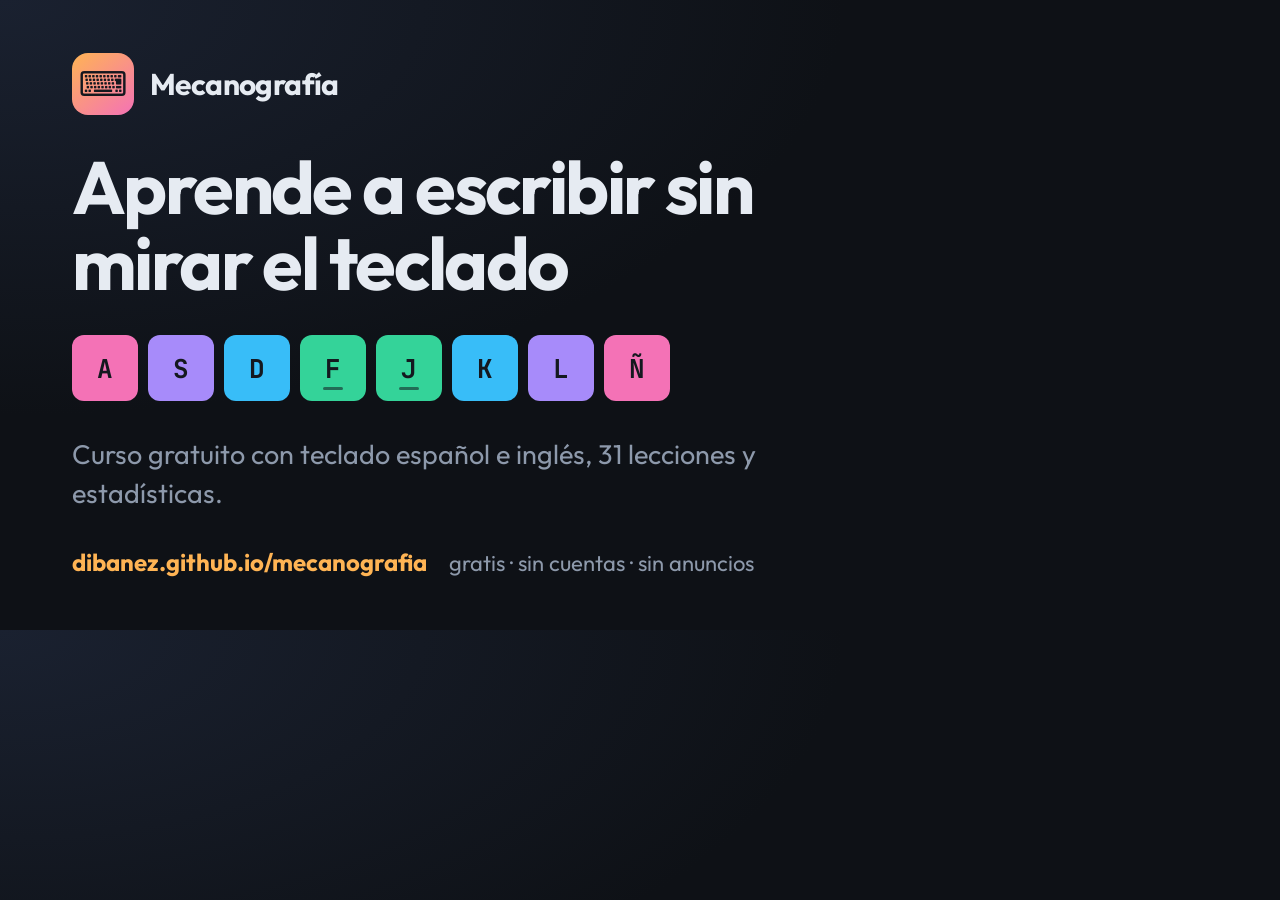
<file: og.html>
<!DOCTYPE html>
<!--
  Source of og.png, the 1200x630 link preview card. To regenerate it, open this
  file at that viewport size and save a screenshot as og.png in the repo root.
-->
<html lang="es">
  <head>
    <meta charset="utf-8" />
    <title>Mecanografía — tarjeta de vista previa</title>
    <link rel="preconnect" href="https://fonts.googleapis.com" />
    <link rel="preconnect" href="https://fonts.gstatic.com" crossorigin />
    <link
      href="https://fonts.googleapis.com/css2?family=Outfit:wght@400;600;700&family=JetBrains+Mono:wght@500;700&display=swap"
      rel="stylesheet"
    />
    <style>
      :root {
        --bg: #0e1116;
        --bg-sunken: #0a0d12;
        --border: #262d38;
        --text: #e6ebf2;
        --text-muted: #8d99ab;
        --accent: #ffb454;
        --finger-5: #f472b6;
        --finger-4: #a78bfa;
        --finger-3: #38bdf8;
        --finger-2: #34d399;
      }
      * { box-sizing: border-box; }
      body {
        margin: 0;
        width: 1200px;
        height: 630px;
        background: radial-gradient(120% 120% at 0% 0%, #1a2130 0%, var(--bg) 55%);
        color: var(--text);
        font-family: 'Outfit', system-ui, sans-serif;
        display: flex;
        flex-direction: column;
        justify-content: center;
        gap: 34px;
        padding: 72px;
      }
      .brand { display: flex; align-items: center; gap: 16px; }
      .brand__mark {
        width: 62px; height: 62px;
        border-radius: 16px;
        background: linear-gradient(140deg, var(--accent), var(--finger-5));
        color: #14181f;
        display: grid;
        place-items: center;
        font-size: 34px;
      }
      .brand__name { font-size: 30px; font-weight: 700; letter-spacing: -0.02em; }
      h1 { font-size: 74px; line-height: 1.03; letter-spacing: -0.035em; margin: 0; max-width: 15ch; }
      p { font-size: 27px; line-height: 1.45; color: var(--text-muted); margin: 0; max-width: 40ch; }
      .keys { display: flex; gap: 10px; }
      .key {
        width: 66px; height: 66px;
        border-radius: 12px;
        display: grid;
        place-items: center;
        font-family: 'JetBrains Mono', monospace;
        font-size: 26px;
        font-weight: 700;
        color: #14181f;
        background: var(--c);
        position: relative;
      }
      .key--bump::after {
        content: '';
        position: absolute;
        bottom: 11px;
        width: 20px; height: 3px;
        border-radius: 3px;
        background: #14181f;
        opacity: 0.55;
      }
      .foot { display: flex; align-items: baseline; gap: 22px; font-size: 22px; color: var(--text-muted); }
      .foot b { color: var(--accent); font-size: 24px; }
    </style>
  </head>
  <body>
    <div class="brand">
      <span class="brand__mark">⌨</span>
      <span class="brand__name">Mecanografía</span>
    </div>
    <h1>Aprende a escribir sin mirar el teclado</h1>
    <div class="keys">
      <span class="key" style="--c: var(--finger-5)">A</span>
      <span class="key" style="--c: var(--finger-4)">S</span>
      <span class="key" style="--c: var(--finger-3)">D</span>
      <span class="key key--bump" style="--c: var(--finger-2)">F</span>
      <span class="key key--bump" style="--c: var(--finger-2)">J</span>
      <span class="key" style="--c: var(--finger-3)">K</span>
      <span class="key" style="--c: var(--finger-4)">L</span>
      <span class="key" style="--c: var(--finger-5)">Ñ</span>
    </div>
    <p>Curso gratuito con teclado español e inglés, 31 lecciones y estadísticas.</p>
    <div class="foot"><b>dibanez.github.io/mecanografia</b><span>gratis · sin cuentas · sin anuncios</span></div>
  </body>
</html>
</file>
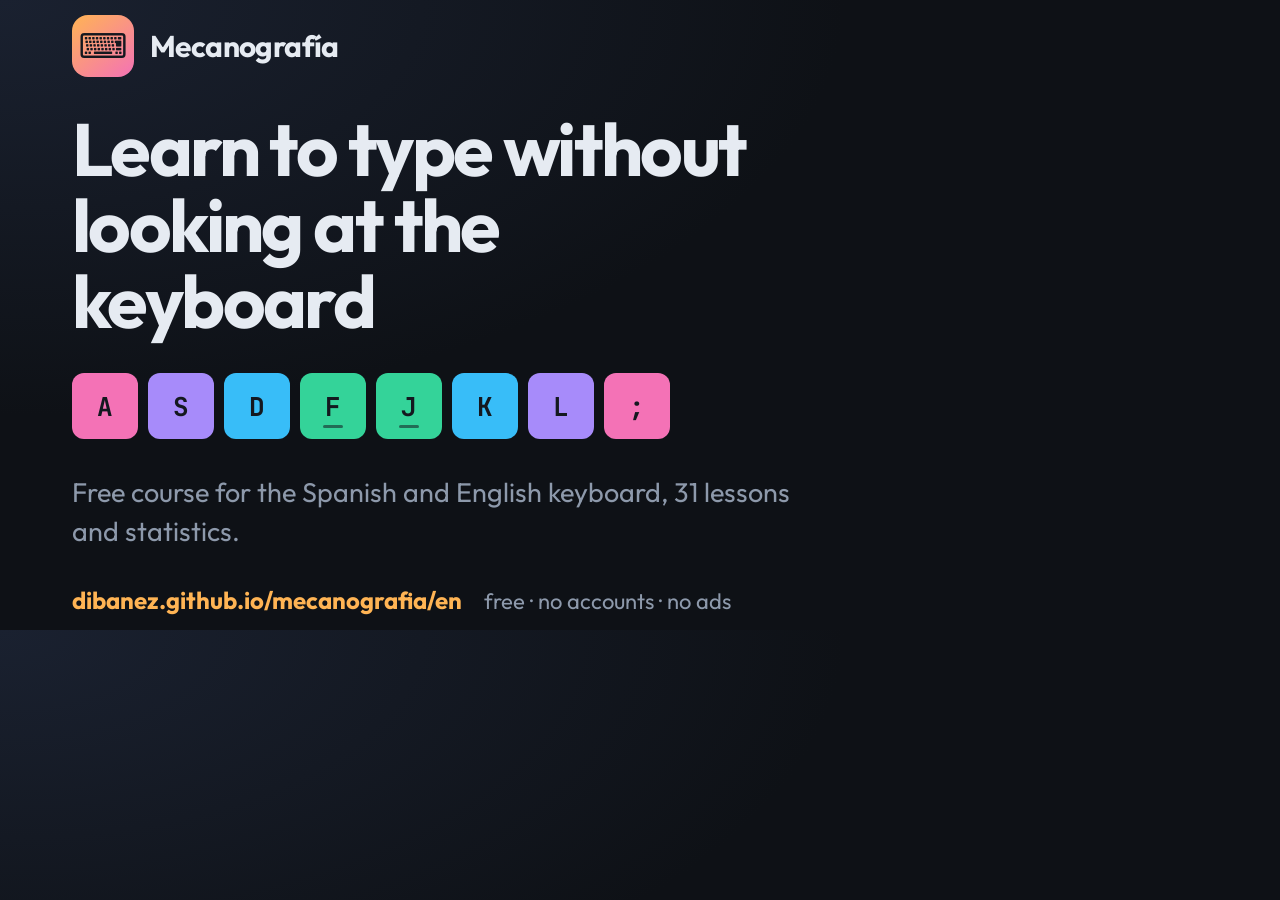
<file: en/og.html>
<!DOCTYPE html>
<!--
  Source of the 1200x630 link preview cards, one per interface language:
  tools/build-pages.mjs writes this file and en/og.html from the dictionaries.
  To regenerate the images, open each at that viewport size and save the
  screenshot next to it as og.png.
-->
<html lang="en">
  <head>
    <meta charset="utf-8" />
    <title data-i18n="og.pageTitle">Mecanografía — link preview card</title>
    <link rel="preconnect" href="https://fonts.googleapis.com" />
    <link rel="preconnect" href="https://fonts.gstatic.com" crossorigin />
    <link
      href="https://fonts.googleapis.com/css2?family=Outfit:wght@400;600;700&family=JetBrains+Mono:wght@500;700&display=swap"
      rel="stylesheet"
    />
    <style>
      :root {
        --bg: #0e1116;
        --bg-sunken: #0a0d12;
        --border: #262d38;
        --text: #e6ebf2;
        --text-muted: #8d99ab;
        --accent: #ffb454;
        --finger-5: #f472b6;
        --finger-4: #a78bfa;
        --finger-3: #38bdf8;
        --finger-2: #34d399;
      }
      * { box-sizing: border-box; }
      body {
        margin: 0;
        width: 1200px;
        height: 630px;
        background: radial-gradient(120% 120% at 0% 0%, #1a2130 0%, var(--bg) 55%);
        color: var(--text);
        font-family: 'Outfit', system-ui, sans-serif;
        display: flex;
        flex-direction: column;
        justify-content: center;
        gap: 34px;
        padding: 72px;
      }
      .brand { display: flex; align-items: center; gap: 16px; }
      .brand__mark {
        width: 62px; height: 62px;
        border-radius: 16px;
        background: linear-gradient(140deg, var(--accent), var(--finger-5));
        color: #14181f;
        display: grid;
        place-items: center;
        font-size: 34px;
      }
      .brand__name { font-size: 30px; font-weight: 700; letter-spacing: -0.02em; }
      h1 { font-size: 74px; line-height: 1.03; letter-spacing: -0.035em; margin: 0; max-width: 15ch; }
      p { font-size: 27px; line-height: 1.45; color: var(--text-muted); margin: 0; max-width: 40ch; }
      .keys { display: flex; gap: 10px; }
      .key {
        width: 66px; height: 66px;
        border-radius: 12px;
        display: grid;
        place-items: center;
        font-family: 'JetBrains Mono', monospace;
        font-size: 26px;
        font-weight: 700;
        color: #14181f;
        background: var(--c);
        position: relative;
      }
      .key--bump::after {
        content: '';
        position: absolute;
        bottom: 11px;
        width: 20px; height: 3px;
        border-radius: 3px;
        background: #14181f;
        opacity: 0.55;
      }
      .foot { display: flex; align-items: baseline; gap: 22px; font-size: 22px; color: var(--text-muted); }
      .foot b { color: var(--accent); font-size: 24px; }
    </style>
  </head>
  <body>
    <div class="brand">
      <span class="brand__mark">⌨</span>
      <span class="brand__name">Mecanografía</span>
    </div>
    <h1 data-i18n="og.headline">Learn to type without looking at the keyboard</h1>
    <div class="keys">
      <span class="key" style="--c: var(--finger-5)">A</span>
      <span class="key" style="--c: var(--finger-4)">S</span>
      <span class="key" style="--c: var(--finger-3)">D</span>
      <span class="key key--bump" style="--c: var(--finger-2)">F</span>
      <span class="key key--bump" style="--c: var(--finger-2)">J</span>
      <span class="key" style="--c: var(--finger-3)">K</span>
      <span class="key" style="--c: var(--finger-4)">L</span>
      <span class="key" style="--c: var(--finger-5)" data-i18n="og.homeKey">;</span>
    </div>
    <p data-i18n="og.blurb">Free course for the Spanish and English keyboard, 31 lessons and statistics.</p>
    <div class="foot">
      <b data-i18n="og.url">dibanez.github.io/mecanografia/en</b>
      <span data-i18n="og.badges">free · no accounts · no ads</span>
    </div>
  </body>
</html>
</file>
<file: css/styles.css>
/* ---------------------------------------------------------------- tokens */
:root {
  --bg: #0e1116;
  --bg-elevated: #161b23;
  --bg-sunken: #0a0d12;
  --border: #262d38;
  --text: #e6ebf2;
  --text-muted: #8d99ab;
  --accent: #ffb454;
  --accent-strong: #ff9f1c;
  --ok: #46d39a;
  --error: #ff5f6d;
  --radius: 14px;
  --shadow: 0 18px 40px rgb(0 0 0 / 35%);

  --finger-5: #f472b6; /* meñique */
  --finger-4: #a78bfa; /* anular */
  --finger-3: #38bdf8; /* corazón */
  --finger-2: #34d399; /* índice */
  --finger-t: #fbbf24; /* pulgar */

  --font-ui: 'Outfit', system-ui, -apple-system, 'Segoe UI', sans-serif;
  --font-mono: 'JetBrains Mono', ui-monospace, 'SF Mono', 'Cascadia Mono', monospace;
}

[data-theme='light'] {
  --bg: #f6f7fb;
  --bg-elevated: #ffffff;
  --bg-sunken: #eceff5;
  --border: #dfe3ec;
  --text: #131722;
  --text-muted: #5f6b80;
  --accent: #e07b00;
  --accent-strong: #c96a00;
  --ok: #129b6c;
  --error: #d92b3d;
  --shadow: 0 12px 30px rgb(16 24 40 / 10%);
}

* { box-sizing: border-box; }

body {
  margin: 0;
  background: var(--bg);
  color: var(--text);
  font-family: var(--font-ui);
  -webkit-font-smoothing: antialiased;
}

h1, h2, h3 { line-height: 1.15; letter-spacing: -0.02em; }
h1 { font-size: clamp(1.8rem, 4vw, 2.6rem); margin: 0 0 0.6rem; }
h2 { font-size: 1.5rem; margin: 0 0 0.4rem; }
h3 { font-size: 1.05rem; margin: 0 0 0.8rem; }
p { color: var(--text-muted); line-height: 1.6; margin: 0 0 1rem; }

kbd {
  font-family: var(--font-mono);
  font-size: 0.7em;
  padding: 0.1em 0.4em;
  border: 1px solid var(--border);
  border-bottom-width: 2px;
  border-radius: 5px;
  color: var(--text-muted);
}

/* --------------------------------------------------------------- topbar */
.topbar {
  display: flex;
  align-items: center;
  gap: 1.5rem;
  padding: 0.9rem clamp(1rem, 4vw, 2.5rem);
  border-bottom: 1px solid var(--border);
  background: color-mix(in srgb, var(--bg) 85%, transparent);
  position: sticky;
  top: 0;
  z-index: 10;
  backdrop-filter: blur(10px);
}

.brand { display: flex; align-items: center; gap: 0.55rem; text-decoration: none; color: var(--text); }
.brand__mark {
  display: grid;
  place-items: center;
  width: 32px; height: 32px;
  border-radius: 9px;
  background: linear-gradient(140deg, var(--accent), var(--finger-5));
  color: #14181f;
  font-size: 1.1rem;
}
.brand__name { font-weight: 700; letter-spacing: -0.02em; }

.nav { display: flex; gap: 0.35rem; margin-left: auto; }
.nav__link {
  padding: 0.45rem 0.85rem;
  border-radius: 999px;
  color: var(--text-muted);
  text-decoration: none;
  font-size: 0.92rem;
  font-weight: 500;
}
.nav__link:hover { color: var(--text); background: var(--bg-elevated); }
.nav__link.is-active { color: var(--bg); background: var(--accent); font-weight: 600; }

.icon-button {
  width: 36px; height: 36px;
  border-radius: 10px;
  border: 1px solid var(--border);
  background: var(--bg-elevated);
  color: var(--text);
  cursor: pointer;
  font-size: 1rem;
}
.icon-button:hover { border-color: var(--accent); }

@media (max-width: 640px) {
  .topbar { flex-wrap: wrap; gap: 0.6rem 0.8rem; }
  .nav { order: 3; width: 100%; margin-left: 0; justify-content: space-between; overflow-x: auto; }
  .nav__link { flex: 1 0 auto; text-align: center; padding: 0.45rem 0.55rem; font-size: 0.85rem; white-space: nowrap; }
  .topbar__actions { margin-left: auto; }
}

/* ---------------------------------------------------------------- layout */
main { max-width: 1080px; margin: 0 auto; padding: clamp(1.2rem, 3vw, 2.5rem) clamp(1rem, 4vw, 2.5rem) 4rem; }
.view[hidden] { display: none; }

.button {
  font-family: inherit;
  font-size: 0.92rem;
  font-weight: 600;
  padding: 0.6rem 1.1rem;
  border-radius: 10px;
  border: 1px solid var(--border);
  background: var(--bg-elevated);
  color: var(--text);
  cursor: pointer;
  transition: transform 0.08s ease, border-color 0.15s ease;
}
.button:hover { border-color: var(--accent); }
.button:active { transform: translateY(1px); }
.button--primary { background: var(--accent); border-color: var(--accent); color: #14181f; }
.button--primary:hover { background: var(--accent-strong); border-color: var(--accent-strong); }
.button--danger { color: var(--error); }
.button--danger:hover { border-color: var(--error); }

.panel {
  background: var(--bg-elevated);
  border: 1px solid var(--border);
  border-radius: var(--radius);
  padding: 1.4rem;
  margin-bottom: 1.5rem;
}
.panel__actions { display: flex; gap: 0.6rem; flex-wrap: wrap; margin-top: 1rem; }

textarea {
  width: 100%;
  font-family: var(--font-mono);
  font-size: 0.95rem;
  line-height: 1.6;
  padding: 0.9rem;
  border-radius: 10px;
  border: 1px solid var(--border);
  background: var(--bg-sunken);
  color: var(--text);
  resize: vertical;
}
textarea:focus { outline: 2px solid var(--accent); outline-offset: 1px; }

/* ------------------------------------------------------------------ hero */
.hero { margin-bottom: 2.5rem; max-width: 640px; }
.hero p { font-size: 1.05rem; }
.hero__stats { display: flex; gap: 1.8rem; margin: 1.4rem 0; flex-wrap: wrap; }
.hero__stat { display: flex; flex-direction: column; }
.hero__stat b { font-size: 1.6rem; font-family: var(--font-mono); }
.hero__stat span { font-size: 0.8rem; color: var(--text-muted); text-transform: uppercase; letter-spacing: 0.08em; }

/* --------------------------------------------------------------- lessons */
.block { margin-bottom: 2.2rem; }
.block__head { display: flex; align-items: baseline; gap: 0.8rem; margin-bottom: 0.9rem; flex-wrap: wrap; }
.block__number {
  font-family: var(--font-mono);
  font-size: 0.75rem;
  padding: 0.15rem 0.5rem;
  border-radius: 6px;
  background: var(--bg-elevated);
  border: 1px solid var(--border);
  color: var(--text-muted);
}
.block__title { font-size: 1.2rem; font-weight: 700; }
.block__description { color: var(--text-muted); font-size: 0.9rem; }

.lesson-grid { display: grid; grid-template-columns: repeat(auto-fill, minmax(210px, 1fr)); gap: 0.8rem; }

.lesson-card {
  display: flex;
  flex-direction: column;
  gap: 0.45rem;
  text-align: left;
  padding: 1rem;
  border-radius: 12px;
  border: 1px solid var(--border);
  background: var(--bg-elevated);
  color: inherit;
  font-family: inherit;
  cursor: pointer;
  position: relative;
  overflow: hidden;
  transition: transform 0.12s ease, border-color 0.12s ease;
}
.lesson-card:hover { transform: translateY(-2px); border-color: var(--accent); }
.lesson-card.is-done { border-color: color-mix(in srgb, var(--ok) 45%, var(--border)); }
.lesson-card__title { font-weight: 600; }
.lesson-card__subtitle { font-size: 0.82rem; color: var(--text-muted); }
.lesson-card__meta { display: flex; align-items: center; gap: 0.6rem; margin-top: auto; padding-top: 0.5rem; font-size: 0.8rem; color: var(--text-muted); font-family: var(--font-mono); }
.stars { letter-spacing: 0.12em; color: var(--accent); }
.stars--empty { color: var(--border); }

/* -------------------------------------------------------------- practice */
.view--practice { max-width: 1080px; }
.practice__head { display: flex; justify-content: space-between; align-items: flex-start; gap: 1rem; flex-wrap: wrap; margin-bottom: 1.2rem; }
.practice__subtitle { margin: 0; font-size: 0.9rem; }
.practice__controls { display: flex; gap: 0.5rem; }
.back-link { display: inline-block; margin-bottom: 0.5rem; color: var(--text-muted); text-decoration: none; font-size: 0.85rem; }
.back-link:hover { color: var(--accent); }

.metrics { display: flex; gap: 0.7rem; flex-wrap: wrap; margin-bottom: 0.7rem; }
.metrics--wide { margin-bottom: 1.5rem; }
.metric {
  flex: 1 1 110px;
  background: var(--bg-elevated);
  border: 1px solid var(--border);
  border-radius: 12px;
  padding: 0.7rem 0.9rem;
  display: flex;
  flex-direction: column;
  gap: 0.15rem;
}
.metric__value { font-family: var(--font-mono); font-size: 1.5rem; font-weight: 700; line-height: 1; }
.metric__label { font-size: 0.72rem; text-transform: uppercase; letter-spacing: 0.09em; color: var(--text-muted); }

.progressbar { height: 5px; border-radius: 999px; background: var(--bg-sunken); overflow: hidden; margin-bottom: 1.4rem; }
.progressbar__fill { height: 100%; width: 0; background: linear-gradient(90deg, var(--accent), var(--ok)); transition: width 0.15s ease; }

.typing {
  background: var(--bg-elevated);
  border: 1px solid var(--border);
  border-radius: var(--radius);
  padding: 1.6rem clamp(1rem, 3vw, 2rem);
  margin-bottom: 1.4rem;
  cursor: text;
  outline: none;
}
.typing:focus-visible, .typing.is-focused { border-color: var(--accent); }
.typing__text {
  font-family: var(--font-mono);
  font-size: clamp(1.05rem, 2.4vw, 1.45rem);
  line-height: 2.1;
  letter-spacing: 0.02em;
  word-break: normal;
  overflow-wrap: break-word;
}
.typing__hint { margin-top: 1rem; font-size: 0.82rem; color: var(--text-muted); }

.word { white-space: nowrap; }
.ch { position: relative; border-radius: 3px; transition: color 0.06s linear; color: var(--text-muted); }
/* pre-wrap, not pre: the space must stay visible AND still be a line break
   opportunity, or Firefox lays the whole lesson out on a single line. */
.ch--space { white-space: pre-wrap; }
.ch.is-correct { color: var(--ok); }
.ch.is-fixed { color: color-mix(in srgb, var(--ok) 55%, var(--text-muted)); }
.ch.is-wrong { color: var(--error); background: color-mix(in srgb, var(--error) 22%, transparent); }
.ch.is-wrong.ch--space { background: color-mix(in srgb, var(--error) 40%, transparent); }
.ch.is-current { color: var(--text); background: color-mix(in srgb, var(--accent) 26%, transparent); box-shadow: inset 0 -2px 0 var(--accent); }
.typing.is-shaking { animation: shake 0.16s ease; }

@keyframes shake {
  0%, 100% { transform: translateX(0); }
  33% { transform: translateX(-3px); }
  66% { transform: translateX(3px); }
}

/*
 * The one message practice raises on its own, so it reads as a warning about
 * the setup and not as one more hint about the exercise.
 */
.layout-warning {
  display: flex;
  align-items: center;
  gap: 0.9rem;
  flex-wrap: wrap;
  border: 1px solid color-mix(in srgb, var(--error) 45%, var(--border));
  border-left-width: 3px;
  border-radius: var(--radius);
  background: color-mix(in srgb, var(--error) 9%, var(--bg-elevated));
  padding: 0.85rem 1rem;
  margin-bottom: 1.4rem;
}
.layout-warning[hidden] { display: none; }
.layout-warning__text { flex: 1 1 260px; margin: 0; font-size: 0.88rem; line-height: 1.5; }
.layout-warning__text code {
  font-family: var(--font-mono);
  background: var(--bg-sunken);
  border-radius: 4px;
  padding: 0.05em 0.35em;
}

/* ---------------------------------------------------- keyboard and hands */
.guide { display: grid; grid-template-columns: minmax(0, 1fr); gap: 1.2rem; }
@media (min-width: 900px) {
  .guide { grid-template-columns: 210px minmax(0, 1fr); align-items: center; }
  /* With the hands hidden the board takes the whole width instead of a gap. */
  .guide:has(.hands[hidden]) { grid-template-columns: minmax(0, 1fr); }
}

.keyboard {
  --key-unit: 40px;
  display: flex;
  align-items: flex-start;
  gap: calc(var(--key-unit) * 0.4);
  background: var(--bg-elevated);
  border: 1px solid var(--border);
  border-radius: var(--radius);
  padding: calc(var(--key-unit) * 0.25);
  /* A last resort: the view fits the board to its width before this bites. */
  overflow-x: auto;
}
.keyboard[hidden], .hands[hidden] { display: none; }

.keyboard__section { flex: 0 0 auto; display: flex; flex-direction: column; }
.keyboard__lines { display: flex; flex-direction: column; gap: calc(var(--key-unit) * 0.125); }
.keyboard__row { display: flex; gap: calc(var(--key-unit) * 0.125); }
.keyboard__column { display: flex; flex-direction: column; gap: calc(var(--key-unit) * 0.125); }

/* Columnar boards stagger each column by the length of its finger. */
.keyboard__section--columns .keyboard__lines {
  flex-direction: row;
  gap: calc(var(--key-unit) * 0.125);
  align-items: flex-start;
}
.keyboard__section--columns .keyboard__column {
  transform: translateY(calc(var(--offset, 0) * var(--key-unit)));
}
/* Columns are shifted with a transform, so the cluster clears the deepest one. */
.keyboard__thumbs { display: flex; gap: calc(var(--key-unit) * 0.125); margin-top: calc(var(--key-unit) * 0.45); }
.keyboard__thumbs .key { font-size: 0.6rem; }
.keyboard__thumbs--left { justify-content: flex-end; transform: rotate(7deg); transform-origin: top right; }
.keyboard__thumbs--right { justify-content: flex-start; transform: rotate(-7deg); transform-origin: top left; }

/* Two-piece boards: a wider gap and a hint of tenting. */
.keyboard--split { gap: calc(var(--key-unit) * 0.85); padding: calc(var(--key-unit) * 0.45) calc(var(--key-unit) * 0.35); }
.keyboard--split .keyboard__section { transform-origin: bottom center; }
.keyboard--split .keyboard__section[data-section='left'] { transform: rotate(-2.5deg); }
.keyboard--split .keyboard__section[data-section='right'] { transform: rotate(2.5deg); }

.key {
  flex: 0 0 auto;
  width: calc(var(--key-unit) * var(--w, 1));
  height: var(--key-unit);
  border-radius: calc(var(--key-unit) * 0.18);
  border: 1px solid var(--border);
  background: var(--bg-sunken);
  color: var(--text-muted);
  font-family: var(--font-mono);
  /* Shrinks with the board, but never past what a letter needs to be read. */
  font-size: max(8.5px, calc(var(--key-unit) * 0.29));
  line-height: 1.15;
  white-space: pre-line;
  text-align: center;
  display: grid;
  place-items: center;
  position: relative;
  overflow: hidden;
  padding: 0 2px;
  transition: background 0.08s ease, color 0.08s ease, transform 0.08s ease;
}
.key--spacer { visibility: hidden; }
.key__shift { opacity: 0.75; }
/* Too small for both levels: only the character the key types unshifted. */
.keyboard--tight .key__shift { display: none; }
/* Laptop and Apple boards stack ↑ and ↓ in the height of a single key. */
.key-stack { flex: 0 0 auto; display: flex; flex-direction: column; gap: calc(var(--key-unit) * 0.05); }
.key--half {
  height: calc((var(--key-unit) - var(--key-unit) * 0.05) / 2);
  font-size: max(7px, calc(var(--key-unit) * 0.2));
  border-radius: calc(var(--key-unit) * 0.13);
}
.key--glyph { font-family: var(--font-ui); font-size: max(11px, calc(var(--key-unit) * 0.38)); }
.key--half.key--glyph { font-size: max(8px, calc(var(--key-unit) * 0.28)); }
.key--half.key--home::after { display: none; }
.key--layer { border-style: dashed; }


.key--home::after {
  content: '';
  position: absolute;
  bottom: calc(var(--key-unit) * 0.12);
  width: calc(var(--key-unit) * 0.3);
  height: 2px;
  border-radius: 2px;
  background: currentColor;
  opacity: 0.6;
}
.key.is-next {
  background: var(--finger-color, var(--accent));
  border-color: var(--finger-color, var(--accent));
  color: #14181f;
  font-weight: 700;
  transform: translateY(-1px);
  box-shadow: 0 0 0 3px color-mix(in srgb, var(--finger-color, var(--accent)) 28%, transparent);
}
.key.is-modifier { background: color-mix(in srgb, var(--finger-color, var(--accent)) 35%, var(--bg-sunken)); color: var(--text); }
.key.is-pressed { transform: translateY(2px); background: color-mix(in srgb, var(--text) 18%, var(--bg-sunken)); }
.key.is-error { background: color-mix(in srgb, var(--error) 60%, var(--bg-sunken)); color: #fff; }
/* The character is not on a drawn key: it lives behind the layer key. */
.key.is-layer {
  border-style: dashed;
  border-color: var(--accent);
  color: var(--accent);
  background: color-mix(in srgb, var(--accent) 18%, var(--bg-sunken));
}

.hands { display: flex; gap: 1.1rem; justify-content: center; }
.hand { display: flex; flex-direction: column; align-items: center; gap: 4px; }
.hand__fingers { display: flex; align-items: flex-end; gap: 4px; height: 74px; }
.hand--right .hand__fingers { flex-direction: row-reverse; }
.finger {
  width: 15px;
  border-radius: 8px 8px 3px 3px;
  background: var(--bg-sunken);
  border: 1px solid var(--border);
  transition: background 0.1s ease, height 0.1s ease;
}
.finger[data-length='1'] { height: 44px; }
.finger[data-length='2'] { height: 56px; }
.finger[data-length='3'] { height: 66px; }
.finger[data-length='4'] { height: 58px; }
.finger[data-length='thumb'] { height: 30px; width: 19px; border-radius: 8px; margin-left: 3px; }
.hand--right .finger[data-length='thumb'] { margin-left: 0; margin-right: 3px; }
.finger.is-active { background: var(--finger-color); border-color: var(--finger-color); box-shadow: 0 0 12px color-mix(in srgb, var(--finger-color) 55%, transparent); }
.hand__palm { width: 78px; height: 26px; border-radius: 6px 6px 16px 16px; background: var(--bg-sunken); border: 1px solid var(--border); }
.hand__label { font-size: 0.7rem; color: var(--text-muted); text-transform: uppercase; letter-spacing: 0.07em; }

.finger[data-finger$='5'] { --finger-color: var(--finger-5); }
.finger[data-finger$='4'] { --finger-color: var(--finger-4); }
.finger[data-finger$='3'] { --finger-color: var(--finger-3); }
.finger[data-finger$='2'] { --finger-color: var(--finger-2); }
.finger[data-finger$='t'] { --finger-color: var(--finger-t); }
.key[data-finger$='5'] { --finger-color: var(--finger-5); }
.key[data-finger$='4'] { --finger-color: var(--finger-4); }
.key[data-finger$='3'] { --finger-color: var(--finger-3); }
.key[data-finger$='2'] { --finger-color: var(--finger-2); }
.key[data-finger$='t'] { --finger-color: var(--finger-t); }

/* --------------------------------------------------------------- progress */
.chart { display: flex; align-items: flex-end; gap: 3px; height: 150px; padding-top: 0.5rem; }
.chart__bar { flex: 1 1 0; min-width: 3px; max-width: 26px; background: linear-gradient(180deg, var(--accent), color-mix(in srgb, var(--accent) 40%, transparent)); border-radius: 3px 3px 0 0; }
.chart__empty { color: var(--text-muted); font-size: 0.9rem; }

.chips { display: flex; gap: 0.5rem; flex-wrap: wrap; }
.chip {
  font-family: var(--font-mono);
  font-size: 0.85rem;
  padding: 0.35rem 0.7rem;
  border-radius: 999px;
  border: 1px solid var(--border);
  background: var(--bg-sunken);
}
.chip b { color: var(--error); }

.table-wrap { overflow-x: auto; }
.table { width: 100%; border-collapse: collapse; font-size: 0.9rem; }
.table th, .table td { text-align: left; padding: 0.55rem 0.7rem; border-bottom: 1px solid var(--border); }
.table th { color: var(--text-muted); font-weight: 600; font-size: 0.78rem; text-transform: uppercase; letter-spacing: 0.06em; }
.table td:not(:first-child) { font-family: var(--font-mono); }

/* ----------------------------------------------------------------- dialog */
.result {
  border: 1px solid var(--border);
  border-radius: var(--radius);
  background: var(--bg-elevated);
  color: var(--text);
  box-shadow: var(--shadow);
  padding: 1.8rem;
  max-width: 460px;
  width: calc(100vw - 2rem);
}
.result::backdrop { background: rgb(4 6 10 / 65%); backdrop-filter: blur(3px); }
.result .metrics { display: grid; grid-template-columns: repeat(2, minmax(0, 1fr)); }
.result__stars { font-size: 2rem; letter-spacing: 0.2em; color: var(--accent); margin-bottom: 1rem; }
.result__note { font-size: 0.9rem; }
.result__actions { display: flex; gap: 0.6rem; justify-content: flex-end; }

@media (prefers-reduced-motion: reduce) {
  * { animation: none !important; transition: none !important; }
}

/* -------------------------------------------------------------- welcome */
.welcome {
  border: 1px solid var(--border);
  border-radius: var(--radius);
  background: var(--bg-elevated);
  color: var(--text);
  box-shadow: var(--shadow);
  padding: 1.6rem;
  max-width: 560px;
  width: calc(100vw - 2rem);
}
.welcome::backdrop { background: rgb(4 6 10 / 65%); backdrop-filter: blur(3px); }
/* Only the open dialog turns into a column: `display` would beat the `[open]`
   rule the browser uses to hide a closed one. */
.welcome[open] { display: flex; flex-direction: column; max-height: calc(100vh - 2rem); }
.welcome__body { overflow-y: auto; }
.welcome__step-count { font-size: 0.78rem; text-transform: uppercase; letter-spacing: 0.08em; color: var(--text-muted); margin: 0 0 0.5rem; }
.welcome__dots { display: flex; gap: 0.35rem; margin-bottom: 1.2rem; }
.welcome__dot { width: 30px; height: 4px; border-radius: 999px; background: var(--border); }
.welcome__dot.is-active { background: var(--accent); }
.welcome__step[hidden] { display: none; }
.welcome__step h2 { margin-bottom: 0.6rem; }
.welcome__step > :last-child { margin-bottom: 0; }
.detect { display: flex; align-items: baseline; gap: 0.8rem; flex-wrap: wrap; margin-bottom: 1rem; }
.detect__status { flex: 1 1 220px; margin: 0; font-size: 0.85rem; line-height: 1.45; }
.detect__status[hidden] { display: none; }
.welcome__preview { margin-bottom: 1rem; }
.welcome__preview .keyboard { max-height: 32vh; overflow-y: auto; }
.welcome__actions { display: flex; flex: none; align-items: center; gap: 0.6rem; margin-top: 1.4rem; }
#welcome-skip { margin-right: auto; }

@media (max-width: 560px) {
  .welcome__actions { flex-wrap: wrap; }
  #welcome-skip { margin-right: 0; width: 100%; text-align: left; }
  .welcome__actions .button { flex: 1; }
}

/* ------------------------------------------------------------- settings */
.settings {
  border: 1px solid var(--border);
  border-radius: var(--radius);
  background: var(--bg-elevated);
  color: var(--text);
  box-shadow: var(--shadow);
  padding: 1.6rem;
  max-width: 560px;
  width: calc(100vw - 2rem);
}
.settings::backdrop { background: rgb(4 6 10 / 65%); backdrop-filter: blur(3px); }
.settings h2 { margin-bottom: 1rem; }

.field { display: flex; align-items: center; justify-content: space-between; gap: 1rem; margin-bottom: 0.5rem; }
.field__label { font-size: 0.92rem; font-weight: 600; }
.field .select { min-width: 220px; }
.field__hint { font-size: 0.8rem; color: var(--text-muted); margin: 0 0 1.1rem; line-height: 1.45; }
.field__hint--warn { border-left: 2px solid var(--accent); padding-left: 0.7rem; }

.settings__preview { margin-bottom: 1.2rem; }
.settings__preview .keyboard { max-height: 42vh; overflow-y: auto; }

.settings__group { border: 1px solid var(--border); border-radius: 10px; padding: 0.8rem 1rem; margin: 0 0 1.2rem; }
.settings__group legend { font-size: 0.78rem; text-transform: uppercase; letter-spacing: 0.08em; color: var(--text-muted); padding: 0 0.4rem; }
.check { display: flex; align-items: center; gap: 0.6rem; font-size: 0.9rem; margin: 0.3rem 0; cursor: pointer; }
.check input { accent-color: var(--accent); width: 16px; height: 16px; }
.settings__actions { display: flex; justify-content: flex-end; }

@media (max-width: 560px) {
  .field { flex-direction: column; align-items: stretch; gap: 0.35rem; }
  .field .select { min-width: 0; width: 100%; }
}

/* --------------------------------------------------------------- select */
.select {
  font-family: inherit;
  font-size: 0.85rem;
  padding: 0.45rem 0.6rem;
  border-radius: 10px;
  border: 1px solid var(--border);
  background: var(--bg-elevated);
  color: var(--text);
  cursor: pointer;
}
.select:hover { border-color: var(--accent); }
.select:focus-visible { outline: 2px solid var(--accent); outline-offset: 1px; }
.topbar__actions { display: flex; align-items: center; gap: 0.5rem; }

/* Offer of another published language; never an automatic redirect. */
.language-offer {
  font-size: 0.82rem;
  font-weight: 600;
  padding: 0.4rem 0.7rem;
  border-radius: 999px;
  border: 1px solid var(--border);
  color: var(--text-muted);
  text-decoration: none;
  white-space: nowrap;
}
.language-offer:hover { border-color: var(--accent); color: var(--accent); }
.language-offer[hidden] { display: none; }
@media (max-width: 640px) { .language-offer { display: none; } }

/* -------------------------------------------------------------- tutorial */
.setup-now {
  display: flex;
  align-items: center;
  justify-content: space-between;
  gap: 1rem;
  flex-wrap: wrap;
  margin-top: 1rem;
  padding: 0.9rem 1rem;
  border: 1px solid var(--border);
  border-radius: 12px;
  background: var(--bg-sunken);
}
.setup-now__state { margin: 0; font-size: 0.9rem; }
.setup-now__state b { color: var(--text); }
.steps { list-style: none; counter-reset: step; margin: 0 0 1.5rem; padding: 0; }
.step {
  counter-increment: step;
  position: relative;
  background: var(--bg-elevated);
  border: 1px solid var(--border);
  border-radius: var(--radius);
  padding: 1.4rem 1.4rem 1.4rem 3.6rem;
  margin-bottom: 1rem;
}
.step::before {
  content: counter(step);
  position: absolute;
  left: 1.2rem;
  top: 1.35rem;
  width: 1.7rem;
  height: 1.7rem;
  display: grid;
  place-items: center;
  border-radius: 50%;
  background: var(--accent);
  color: #14181f;
  font-family: var(--font-mono);
  font-size: 0.85rem;
  font-weight: 700;
}
.step h2 { font-size: 1.15rem; margin-bottom: 0.5rem; }
.step p:last-child { margin-bottom: 0; }
.step__note { font-size: 0.85rem; padding-left: 0.8rem; border-left: 2px solid var(--border); }

@media (max-width: 640px) {
  .step { padding: 1.1rem; padding-top: 3rem; }
  .step::before { top: 1rem; left: 1.1rem; }
}

.checklist { margin: 0 0 1rem; padding-left: 1.1rem; list-style: none; }
.checklist li {
  position: relative;
  color: var(--text-muted);
  line-height: 1.55;
  margin-bottom: 0.45rem;
  padding-left: 1.1rem;
}
.checklist li::before { content: '✓'; position: absolute; left: 0; color: var(--ok); font-weight: 700; }
.checklist--warn li::before { content: '✗'; color: var(--error); }
/* Not advice to tick off, but the three things there are to choose. */
.checklist--plain li::before { content: '•'; color: var(--accent); }
.checklist b { color: var(--text); }

.homerow { display: flex; gap: 1.6rem; flex-wrap: wrap; margin: 0 0 1rem; }
.homerow__hand { display: flex; flex-direction: column; gap: 0.4rem; }
.homerow__label { font-size: 0.72rem; text-transform: uppercase; letter-spacing: 0.09em; color: var(--text-muted); }
.homerow__keys { display: flex; gap: 0.35rem; }
.homerow__key {
  display: grid;
  place-items: center;
  width: 2.1rem;
  height: 2.1rem;
  font-size: 0.95rem;
  font-weight: 600;
  color: var(--text);
  border: 1px solid var(--finger-color, var(--border));
  border-bottom-width: 3px;
  border-radius: 8px;
  background: color-mix(in srgb, var(--finger-color, var(--border)) 20%, var(--bg-sunken));
  position: relative;
}
.homerow__key--bump::after {
  content: '';
  position: absolute;
  bottom: 5px;
  width: 11px;
  height: 2px;
  border-radius: 2px;
  background: var(--finger-color, currentColor);
}

.fingers-legend { display: grid; grid-template-columns: repeat(auto-fill, minmax(150px, 1fr)); gap: 0.5rem; margin-bottom: 1.2rem; }
.finger-chip {
  display: flex;
  flex-direction: column;
  gap: 0.2rem;
  text-align: left;
  padding: 0.55rem 0.7rem;
  border-radius: 10px;
  border: 1px solid var(--border);
  border-left: 3px solid var(--finger-color, var(--border));
  background: var(--bg-sunken);
  color: inherit;
  font-family: inherit;
  cursor: pointer;
}
.finger-chip:hover, .finger-chip.is-active { border-color: var(--finger-color); background: color-mix(in srgb, var(--finger-color) 16%, var(--bg-sunken)); }
.finger-chip__name { font-size: 0.82rem; font-weight: 600; }
.finger-chip__keys { font-family: var(--font-mono); font-size: 0.75rem; color: var(--text-muted); word-break: break-all; }
.finger-chip[data-finger$='5'] { --finger-color: var(--finger-5); }
.finger-chip[data-finger$='4'] { --finger-color: var(--finger-4); }
.finger-chip[data-finger$='3'] { --finger-color: var(--finger-3); }
.finger-chip[data-finger$='2'] { --finger-color: var(--finger-2); }
.finger-chip[data-finger$='t'] { --finger-color: var(--finger-t); }

.tutorial__guide { display: grid; gap: 1rem; margin-bottom: 1rem; }
@media (min-width: 900px) { .tutorial__guide { grid-template-columns: 210px minmax(0, 1fr); align-items: center; } }

.keyboard--tinted .key {
  background: color-mix(in srgb, var(--finger-color, var(--border)) 22%, var(--bg-sunken));
  border-color: color-mix(in srgb, var(--finger-color, var(--border)) 40%, var(--border));
  color: var(--text);
  transition: opacity 0.12s ease, background 0.12s ease;
}
.keyboard--tinted .key.is-dimmed { opacity: 0.25; }
.hands--tinted .finger {
  background: color-mix(in srgb, var(--finger-color) 55%, var(--bg-sunken));
  border-color: color-mix(in srgb, var(--finger-color) 60%, var(--border));
}
.keyboard--tinted .key.is-spotlit {
  background: var(--finger-color, var(--accent));
  color: #14181f;
  font-weight: 700;
}

/* --------------------------------------------------------------- footer */
.footer {
  max-width: 1080px;
  margin: 0 auto;
  padding: 1.6rem clamp(1rem, 4vw, 2.5rem) 3rem;
  border-top: 1px solid var(--border);
  display: flex;
  align-items: center;
  justify-content: space-between;
  gap: 1.2rem;
  flex-wrap: wrap;
}
.footer__text { max-width: 620px; }
.footer__text p { margin: 0 0 0.4rem; font-size: 0.9rem; }
.footer__text p:last-child { margin-bottom: 0; }
.footer__text b { color: var(--text); }
.footer__donate { text-decoration: none; white-space: nowrap; }
.footer__legal { flex-basis: 100%; margin: 0; }

.link-button {
  font-family: inherit;
  font-size: 0.82rem;
  padding: 0;
  border: 0;
  background: none;
  color: var(--text-muted);
  text-decoration: underline;
  text-underline-offset: 3px;
  cursor: pointer;
}
.link-button:hover { color: var(--accent); }

/* -------------------------------------------------------------- consent */
.consent {
  position: fixed;
  left: 50%;
  bottom: 1rem;
  transform: translateX(-50%);
  z-index: 20;
  width: min(680px, calc(100vw - 2rem));
  display: flex;
  align-items: center;
  gap: 1.2rem;
  flex-wrap: wrap;
  padding: 1.1rem 1.3rem;
  border: 1px solid var(--border);
  border-radius: var(--radius);
  background: var(--bg-elevated);
  box-shadow: var(--shadow);
}
.consent[hidden] { display: none; }
.consent__text { flex: 1 1 320px; }
.consent__text h2 { font-size: 1rem; margin-bottom: 0.3rem; }
.consent__text p { margin: 0; font-size: 0.85rem; }
.consent__actions { display: flex; gap: 0.5rem; margin-left: auto; }
@media (max-width: 560px) { .consent__actions { width: 100%; } .consent__actions .button { flex: 1; } }

/* ----------------------------------------------------------------- share */
.view__head { display: flex; align-items: center; justify-content: space-between; gap: 1rem; flex-wrap: wrap; margin-bottom: 0.8rem; }
.view__head h2 { margin: 0; }
.footer__actions { display: flex; gap: 0.6rem; flex-wrap: wrap; }

.share {
  border: 1px solid var(--border);
  border-radius: var(--radius);
  background: var(--bg-elevated);
  color: var(--text);
  box-shadow: var(--shadow);
  padding: 1.6rem;
  max-width: 440px;
  width: calc(100vw - 2rem);
}
.share::backdrop { background: rgb(4 6 10 / 65%); backdrop-filter: blur(3px); }
.share__preview {
  font-size: 0.88rem;
  line-height: 1.5;
  padding: 0.8rem 0.9rem;
  border-radius: 10px;
  background: var(--bg-sunken);
  border: 1px solid var(--border);
  word-break: break-word;
}
.share__targets { display: grid; grid-template-columns: repeat(auto-fill, minmax(110px, 1fr)); gap: 0.5rem; margin-bottom: 1.1rem; }
.share__target {
  padding: 0.55rem 0.7rem;
  border-radius: 10px;
  border: 1px solid var(--border);
  background: var(--bg-sunken);
  color: var(--text);
  text-decoration: none;
  font-size: 0.88rem;
  font-weight: 600;
  text-align: center;
}
.share__target:hover { border-color: var(--accent); color: var(--accent); }
.share__actions { display: flex; gap: 0.6rem; justify-content: flex-end; flex-wrap: wrap; }
</file>
